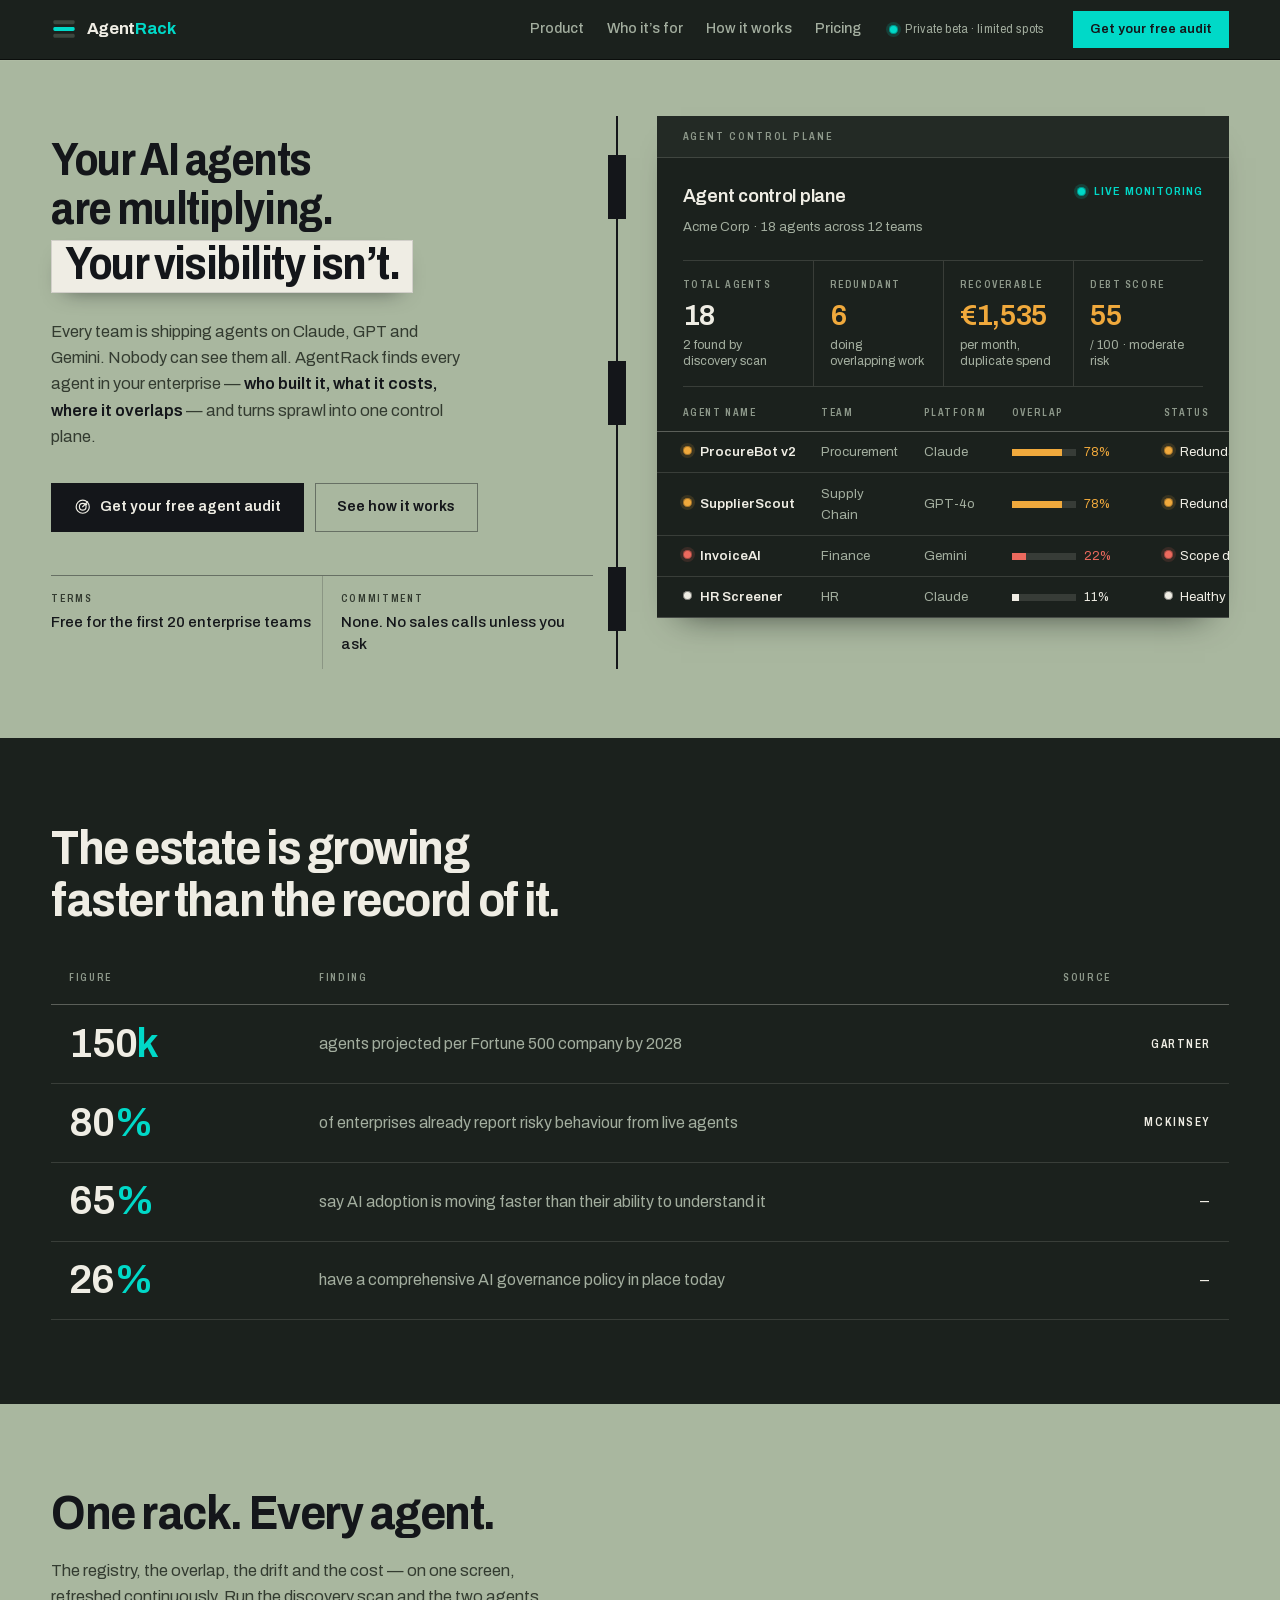
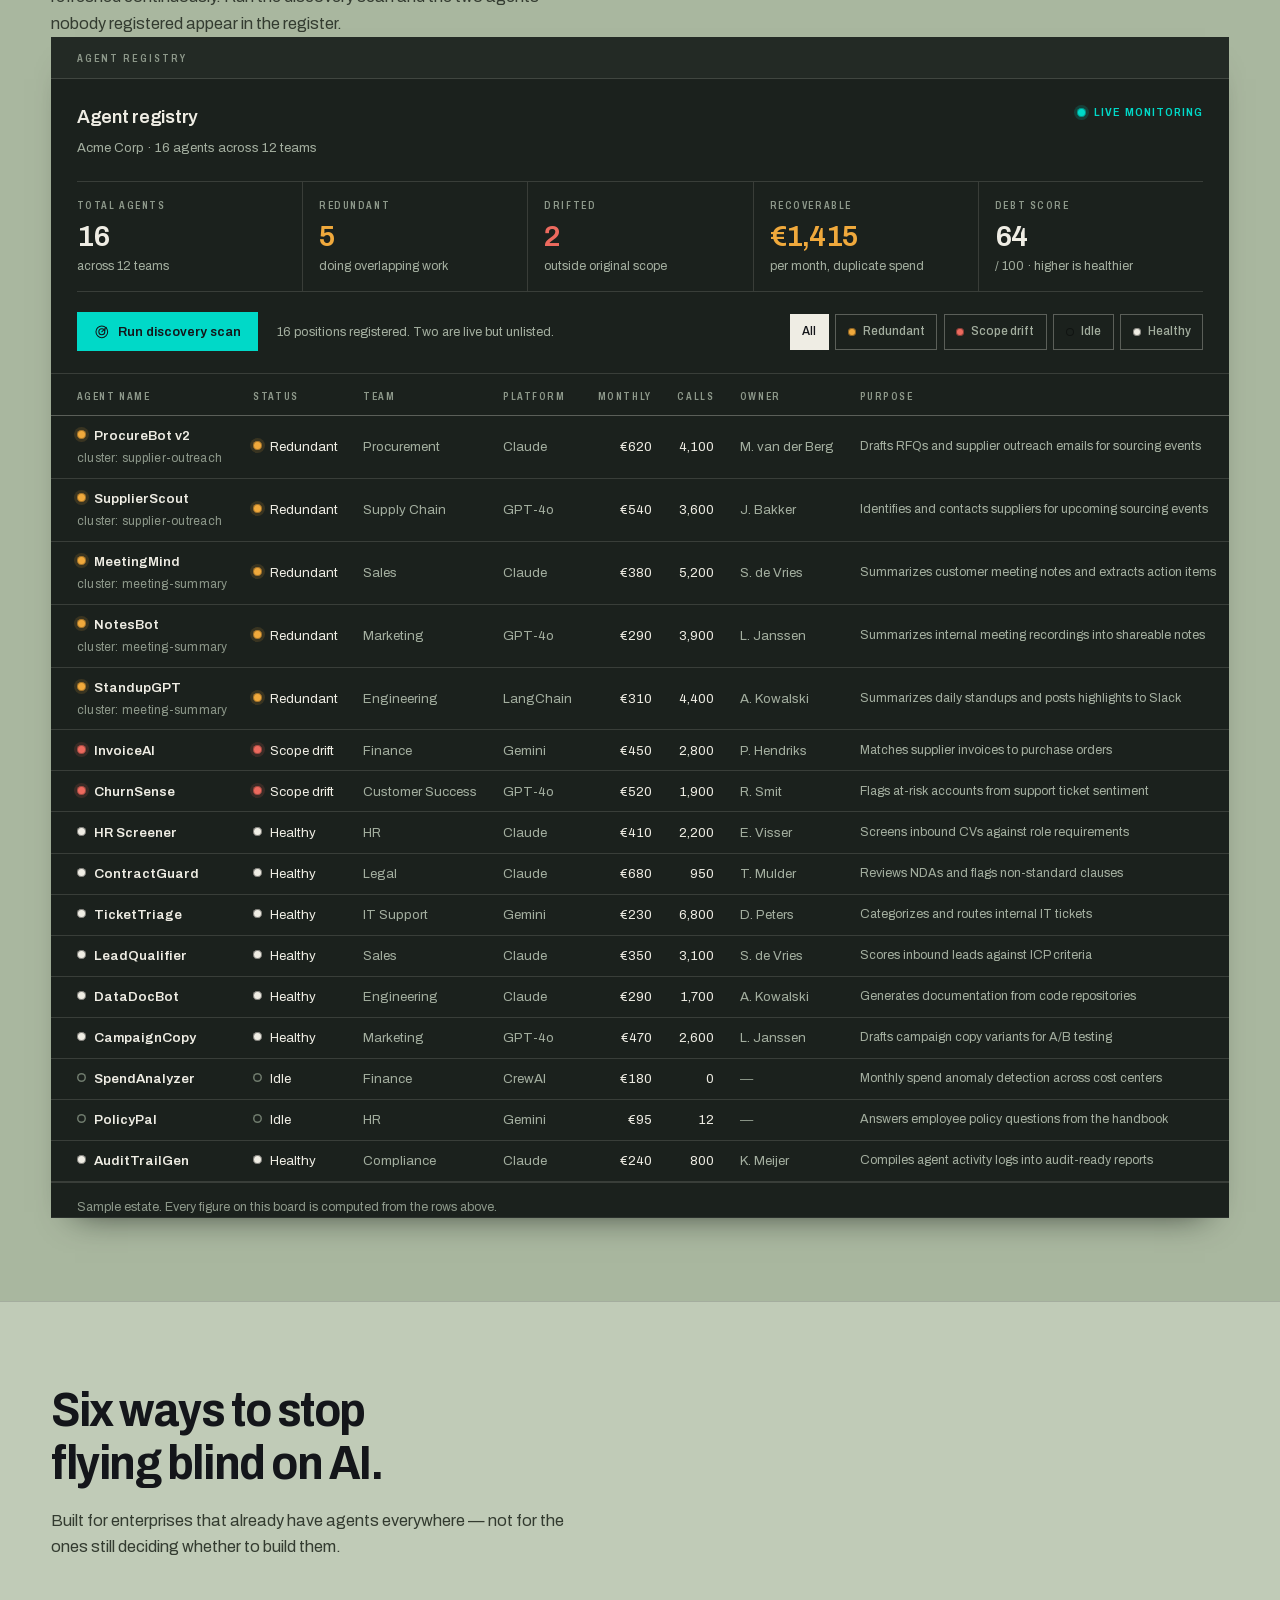
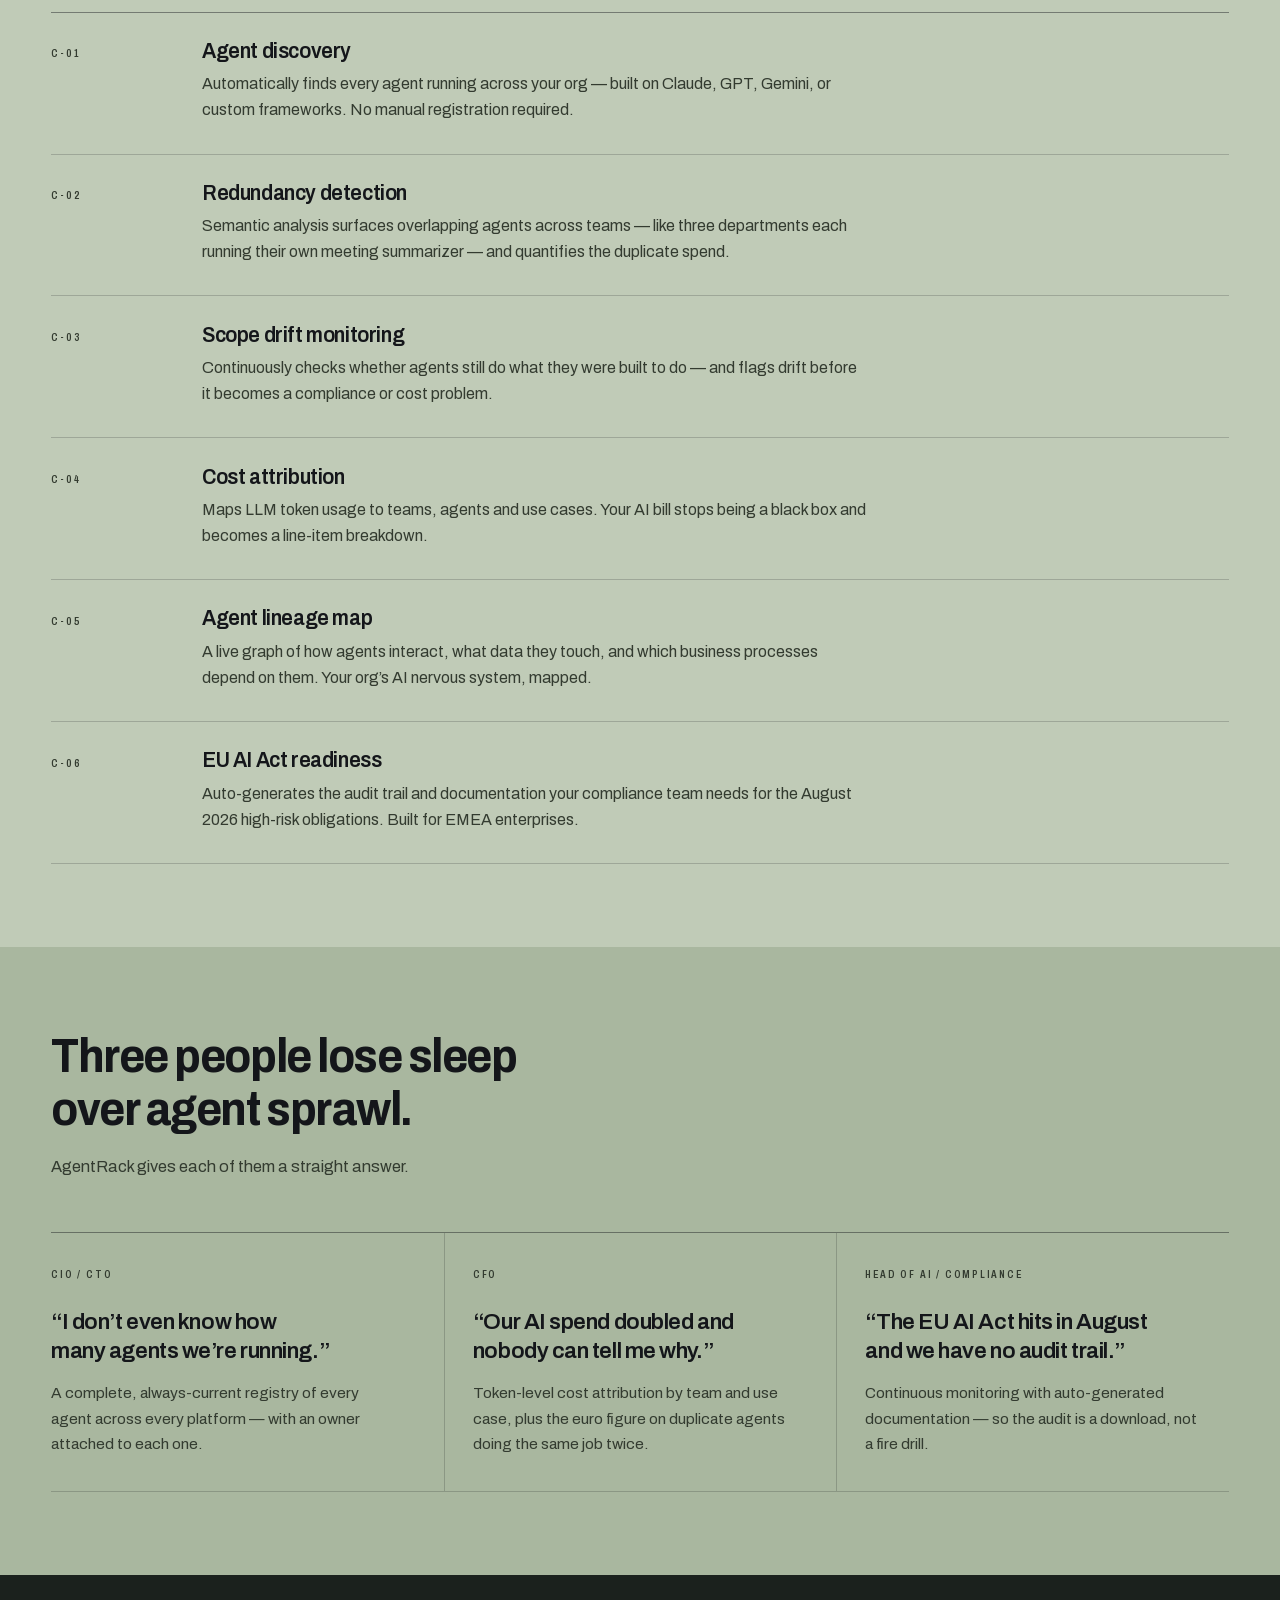
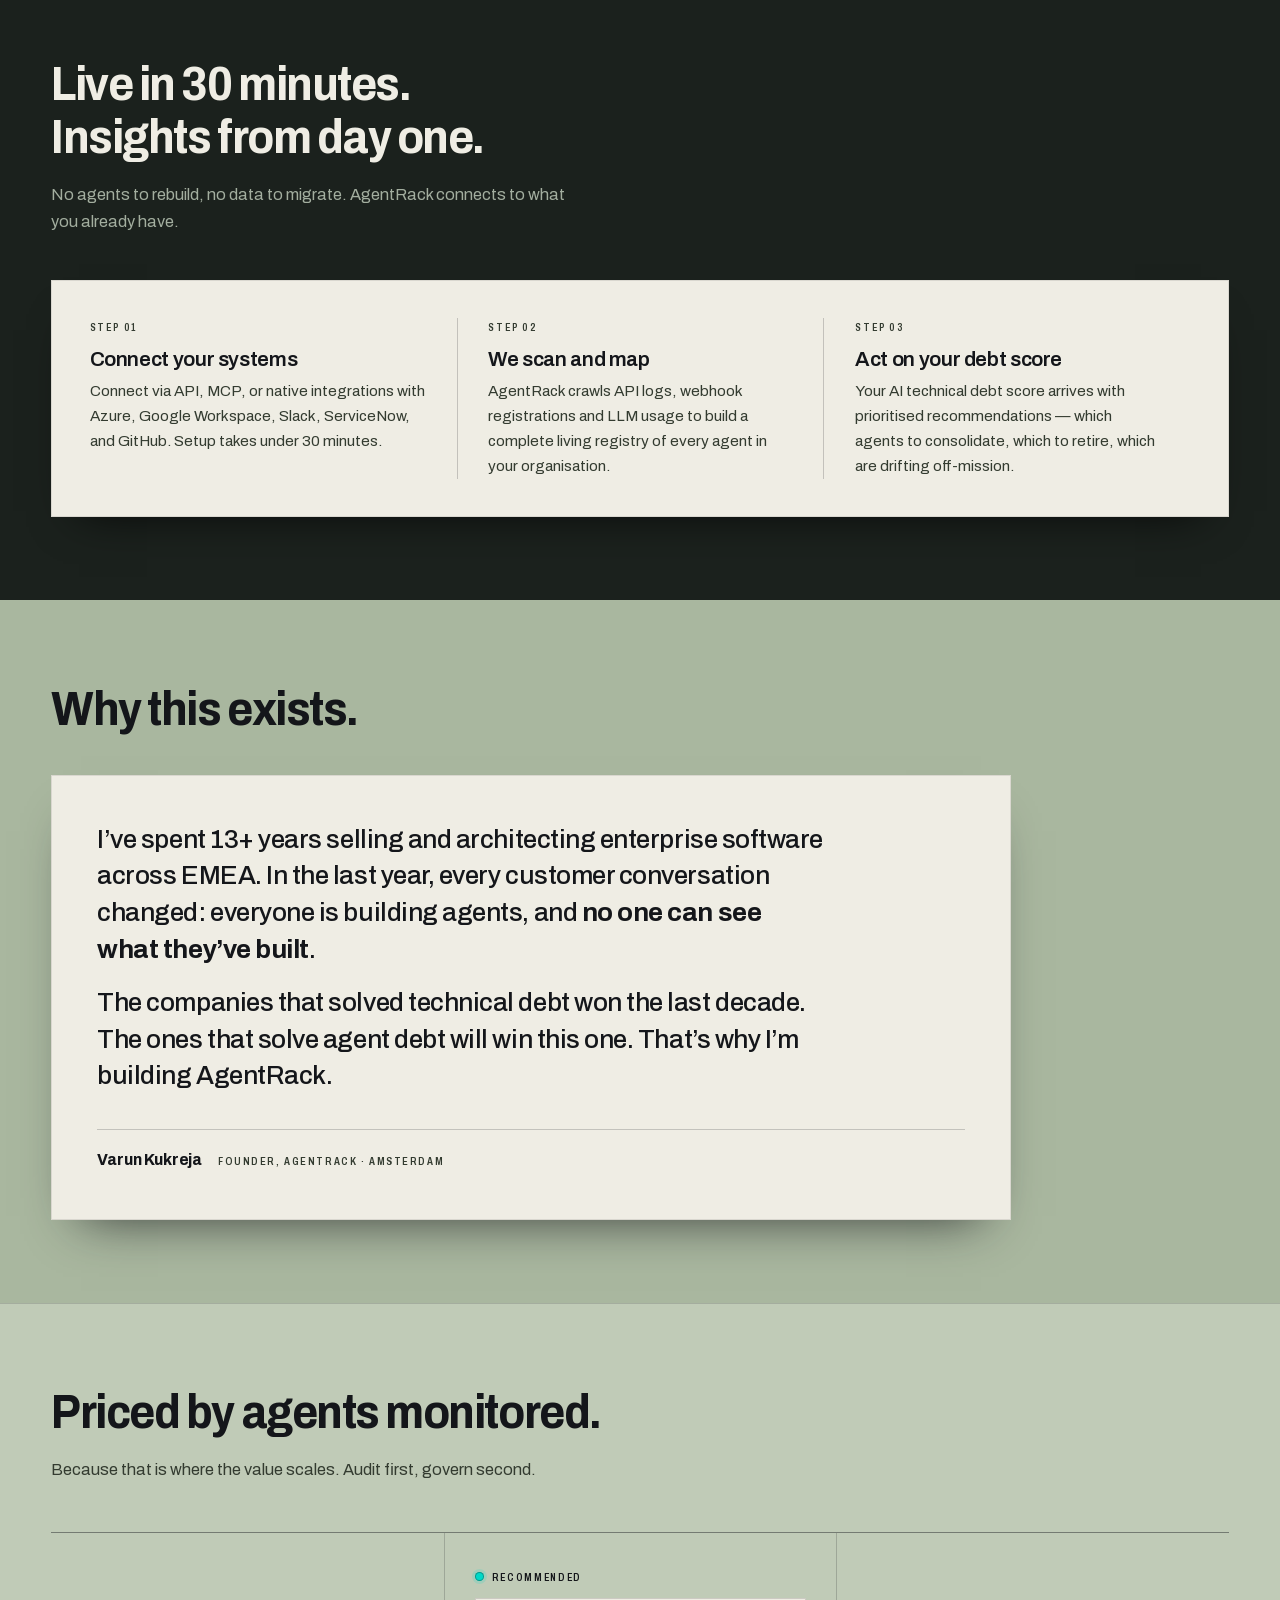
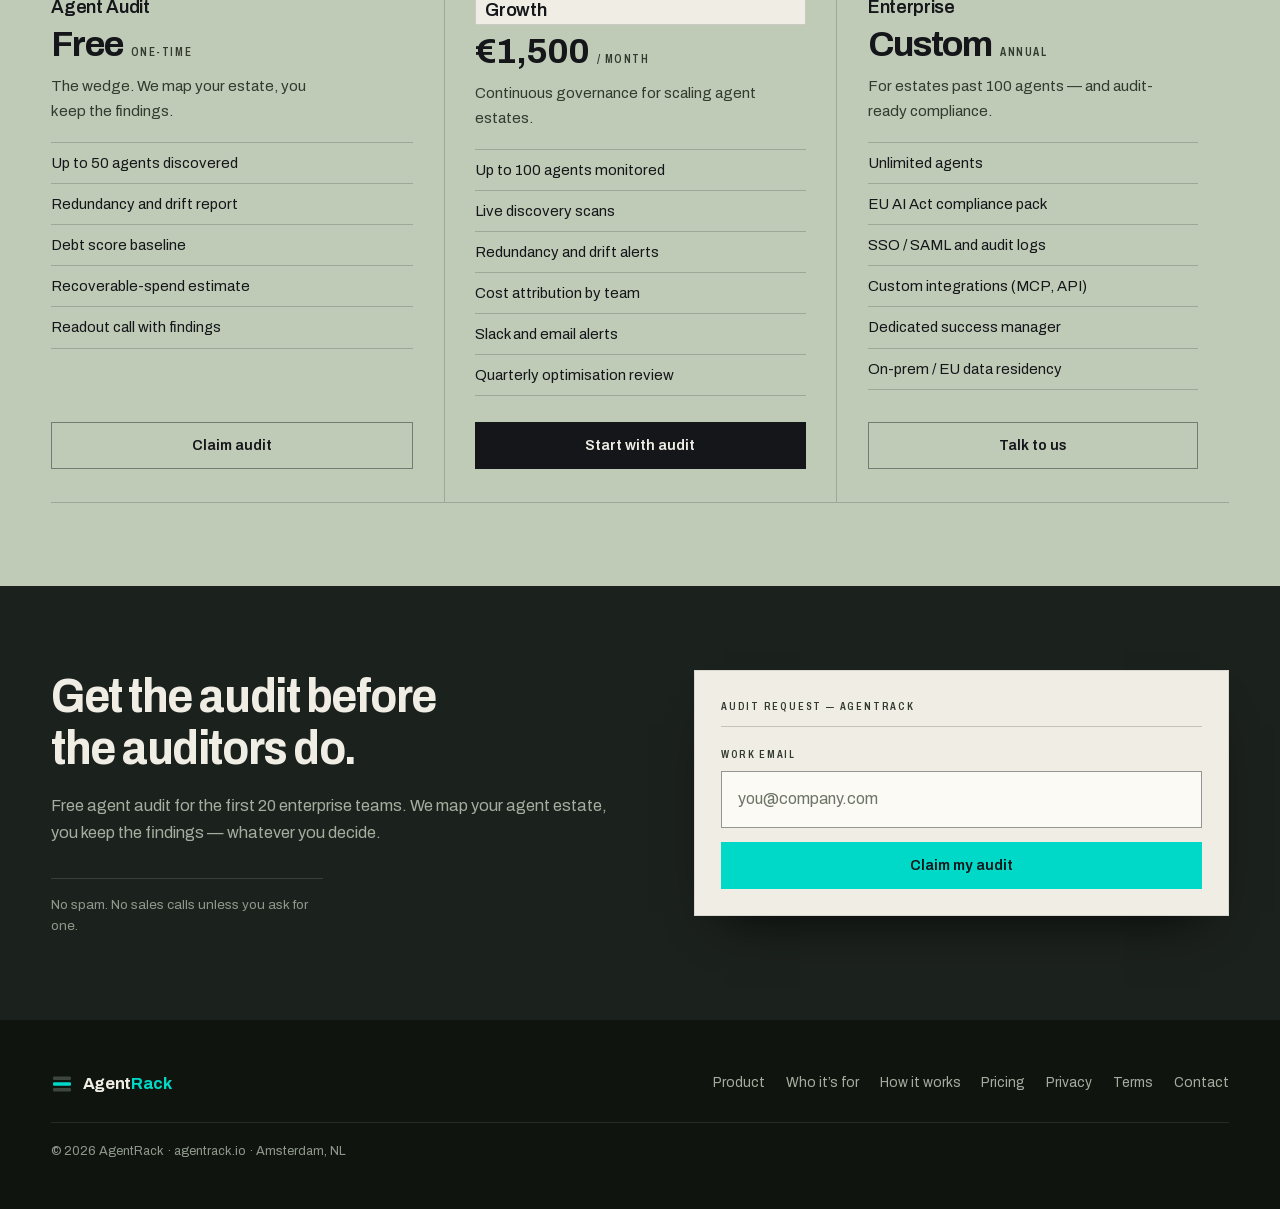
<file: index.html>
<!DOCTYPE html>
<html lang="en">
<head>
<meta charset="utf-8">
<meta name="viewport" content="width=device-width, initial-scale=1">
<title>AgentRack — See every AI agent in your enterprise</title>
<meta name="description" content="AgentRack finds every AI agent running across your enterprise — who built it, what it costs, where it overlaps — and turns sprawl into a single control plane.">
<meta name="theme-color" content="#A9B79F">
<meta property="og:title" content="AgentRack — Your AI agents are multiplying. Your visibility isn’t.">
<meta property="og:description" content="Discover, audit and optimise every AI agent across your organisation. Free agent audit for the first 20 enterprise teams.">
<meta property="og:type" content="website">
<meta property="og:url" content="https://www.agentrack.io/">
<link rel="icon" href="assets/mark.svg" type="image/svg+xml">
<link rel="preload" href="fonts/Archivo-var-latin.woff2" as="font" type="font/woff2" crossorigin>
<link rel="stylesheet" href="styles.css">
</head>
<body>
<a class="skip" href="#main">Skip to content</a>

<svg class="sprite" aria-hidden="true" focusable="false" xmlns="http://www.w3.org/2000/svg">
  <symbol id="i-radar" viewBox="0 0 24 24">
    <circle cx="12" cy="12" r="9"/><circle cx="12" cy="12" r="4.6"/>
    <path d="M12 12 18.6 5.4"/><rect x="16.4" y="8.2" width="1.7" height="1.7" fill="currentColor" stroke="none"/>
  </symbol>
  <symbol id="i-check" viewBox="0 0 24 24"><path d="M4 12.6 9.4 18 20 6.4"/></symbol>
  <symbol id="i-alert" viewBox="0 0 24 24">
    <path d="M12 3.6 21.2 19.8H2.8z"/><path d="M12 9.4v4.4"/>
    <rect x="11.15" y="16.4" width="1.7" height="1.7" fill="currentColor" stroke="none"/>
  </symbol>
  <symbol id="i-arrow" viewBox="0 0 24 24"><path d="M3.6 12h16"/><path d="M13.4 5.8 19.6 12l-6.2 6.2"/></symbol>
  <symbol id="i-trace" viewBox="0 0 24 24">
    <path d="M3.4 6.2h5.2a3.4 3.4 0 0 1 3.4 3.4v4.8a3.4 3.4 0 0 0 3.4 3.4h5.2"/>
    <path d="M3.4 17.8h4"/><path d="M16.6 6.2h4"/>
  </symbol>
</svg>

<header class="busbar">
  <div class="busbar__in">
    <a class="mark" href="#top" aria-label="AgentRack, back to top">
      <svg class="mark__glyph" viewBox="0 0 44 44" aria-hidden="true">
        <rect x="4" y="7" width="36" height="7" rx="2.5" class="bar-dim"/>
        <rect x="4" y="18.5" width="36" height="7" rx="2.5" class="bar-live"/>
        <rect x="4" y="30" width="36" height="7" rx="2.5" class="bar-dim"/>
      </svg>
      <span class="mark__word">Agent<span class="mark__r">Rack</span></span>
    </a>
    <p class="beta"><span class="lamp lamp--live" aria-hidden="true"></span>Private beta · limited spots</p>
    <a class="btn btn--teal btn--sm busbar__cta" href="#audit">Get your free audit</a>
    <button class="menubtn" type="button" id="menu-btn" aria-expanded="false" aria-controls="nav">
      <span class="menubtn__bars" aria-hidden="true"><i></i><i></i><i></i></span>
      <span class="menubtn__text">Menu</span>
    </button>
    <nav class="nav" id="nav" aria-label="Primary">
      <a href="#product">Product</a>
      <a href="#who">Who it’s for</a>
      <a href="#how">How it works</a>
      <a href="#pricing">Pricing</a>
      <a class="nav__cta" href="#audit">Get your free audit<span class="nav__nospan"> — free for the first 20 teams</span></a>
    </nav>
  </div>
</header>

<main id="main">

<section class="door" id="top">
  <div class="wrap door__grid">
    <div class="leaf">
      <h1 class="door__h1">Your AI agents are multiplying.<br><em>Your visibility isn’t.</em></h1>
      <p class="lede">Every team is shipping agents on Claude, GPT and Gemini. Nobody can see them all. AgentRack finds every agent in your enterprise — <strong>who built it, what it costs, where it overlaps</strong> — and turns sprawl into one control plane.</p>
      <div class="actions">
        <a class="btn btn--ink" href="#audit"><svg class="ico" aria-hidden="true"><use href="#i-radar"></use></svg>Get your free agent audit</a>
        <a class="btn btn--ghost" href="#how">See how it works</a>
      </div>
      <dl class="terms">
        <div><dt>Terms</dt><dd>Free for the first 20 enterprise teams</dd></div>
        <div><dt>Commitment</dt><dd>None. No sales calls unless you ask</dd></div>
      </dl>
    </div>

    <div class="hinge" aria-hidden="true"><i></i><i></i><i></i></div>

    <div class="interior">
      <div class="board board--hero">
        <p class="board__plate">agent control plane</p>
        <div class="board__head">
          <div>
            <p class="board__title">Agent control plane</p>
            <p class="board__meta">Acme Corp · 18 agents across 12 teams</p>
          </div>
          <p class="live"><span class="lamp lamp--live" aria-hidden="true"></span>Live monitoring</p>
        </div>
        <div class="readouts">
          <div class="readout"><p class="readout__k">Total agents</p><p class="readout__v">18</p><p class="readout__d">2 found by discovery scan</p></div>
          <div class="readout"><p class="readout__k">Redundant</p><p class="readout__v readout__v--warn">6</p><p class="readout__d">doing overlapping work</p></div>
          <div class="readout"><p class="readout__k">Recoverable</p><p class="readout__v readout__v--warn">€1,535</p><p class="readout__d">per month, duplicate spend</p></div>
          <div class="readout"><p class="readout__k">Debt score</p><p class="readout__v readout__v--warn">55</p><p class="readout__d">/ 100 · moderate risk</p></div>
        </div>
        <div class="tablewrap">
          <table class="registry registry--hero">
            <caption class="sr">Extract from the AgentRack registry: four agents from a twelve-team estate, with semantic overlap and current status.</caption>
            <thead>
              <tr><th scope="col">Agent name</th><th scope="col">Team</th><th scope="col">Platform</th><th scope="col">Overlap</th><th scope="col">Status</th></tr>
            </thead>
            <tbody>
              <tr>
                <th scope="row" class="c-agent" data-l="Agent"><span class="lamp lamp--warn" aria-hidden="true"></span>ProcureBot v2</th>
                <td class="c-quiet" data-l="Team">Procurement</td>
                <td class="c-quiet" data-l="Platform">Claude</td>
                <td class="c-overlap" data-l="Overlap"><span class="bar" role="img" aria-label="78 percent semantic overlap"><span class="bar__fill bar__fill--warn" style="--v:78%"></span></span><span class="pct pct--warn">78%</span></td>
                <td class="c-status" data-l="Status"><span class="lamp lamp--warn" aria-hidden="true"></span><span class="status">Redundant</span></th>
              </tr>
              <tr>
                <th scope="row" class="c-agent" data-l="Agent"><span class="lamp lamp--warn" aria-hidden="true"></span>SupplierScout</th>
                <td class="c-quiet" data-l="Team">Supply Chain</td>
                <td class="c-quiet" data-l="Platform">GPT-4o</td>
                <td class="c-overlap" data-l="Overlap"><span class="bar" role="img" aria-label="78 percent semantic overlap"><span class="bar__fill bar__fill--warn" style="--v:78%"></span></span><span class="pct pct--warn">78%</span></td>
                <td class="c-status" data-l="Status"><span class="lamp lamp--warn" aria-hidden="true"></span><span class="status">Redundant</span></th>
              </tr>
              <tr>
                <th scope="row" class="c-agent" data-l="Agent"><span class="lamp lamp--fault" aria-hidden="true"></span>InvoiceAI</th>
                <td class="c-quiet" data-l="Team">Finance</td>
                <td class="c-quiet" data-l="Platform">Gemini</td>
                <td class="c-overlap" data-l="Overlap"><span class="bar" role="img" aria-label="22 percent semantic overlap"><span class="bar__fill bar__fill--fault" style="--v:22%"></span></span><span class="pct pct--fault">22%</span></td>
                <td class="c-status" data-l="Status"><span class="lamp lamp--fault" aria-hidden="true"></span><span class="status">Scope drift</span></th>
              </tr>
              <tr>
                <th scope="row" class="c-agent" data-l="Agent"><span class="lamp lamp--ok" aria-hidden="true"></span>HR Screener</th>
                <td class="c-quiet" data-l="Team">HR</td>
                <td class="c-quiet" data-l="Platform">Claude</td>
                <td class="c-overlap" data-l="Overlap"><span class="bar" role="img" aria-label="11 percent semantic overlap"><span class="bar__fill bar__fill--none" style="--v:11%"></span></span><span class="pct pct--ok">11%</span></td>
                <td class="c-status" data-l="Status"><span class="lamp lamp--ok" aria-hidden="true"></span><span class="status">Healthy</span></th>
              </tr>
            </tbody>
          </table>
        </div>
      </div>
    </div>
  </div>
</section>

<section class="band band--plate" id="refs" aria-labelledby="refs-h">
  <div class="wrap">
    <h2 class="h2" id="refs-h">The estate is growing faster than the record of it.</h2>
    <div class="tablewrap">
      <table class="refs">
        <caption class="sr">Four published market findings. Where the original publication named no source, the source column is empty.</caption>
        <thead>
          <tr><th scope="col">Figure</th><th scope="col">Finding</th><th scope="col">Source</th></tr>
        </thead>
        <tbody>
          <tr><th scope="row" class="refs__fig">150<span>k</span></th><td>agents projected per Fortune 500 company by 2028</td><td class="refs__src">Gartner</td></tr>
          <tr><th scope="row" class="refs__fig">80<span>%</span></th><td>of enterprises already report risky behaviour from live agents</td><td class="refs__src">McKinsey</td></tr>
          <tr><th scope="row" class="refs__fig">65<span>%</span></th><td>say AI adoption is moving faster than their ability to understand it</td><td class="refs__src"><span aria-hidden="true">—</span><span class="sr">No source stated</span></td></tr>
          <tr><th scope="row" class="refs__fig">26<span>%</span></th><td>have a comprehensive AI governance policy in place today</td><td class="refs__src"><span aria-hidden="true">—</span><span class="sr">No source stated</span></td></tr>
        </tbody>
      </table>
    </div>
  </div>
</section>

<section class="band band--field" id="product" aria-labelledby="product-h">
  <div class="wrap">
    <h2 class="h2" id="product-h">One rack. Every agent.</h2>
    <p class="lede lede--narrow">The registry, the overlap, the drift and the cost — on one screen, refreshed continuously. Run the discovery scan and the two agents nobody registered appear in the register.</p>

    <div class="board" data-board>
      <p class="board__plate">agent registry</p>
      <div class="board__head">
        <div>
          <p class="board__title">Agent registry</p>
          <p class="board__meta">Acme Corp · <span data-estate>16 agents across 12 teams</span></p>
        </div>
        <p class="live"><span class="lamp lamp--live" aria-hidden="true"></span>Live monitoring</p>
      </div>

      <div class="readouts readouts--five">
        <div class="readout"><p class="readout__k">Total agents</p><p class="readout__v" data-k="total">16</p><p class="readout__d" data-k="total-note">across 12 teams</p></div>
        <div class="readout"><p class="readout__k">Redundant</p><p class="readout__v readout__v--warn" data-k="redundant">5</p><p class="readout__d">doing overlapping work</p></div>
        <div class="readout"><p class="readout__k">Drifted</p><p class="readout__v readout__v--fault" data-k="drifted">2</p><p class="readout__d">outside original scope</p></div>
        <div class="readout"><p class="readout__k">Recoverable</p><p class="readout__v readout__v--warn" data-k="waste">€1,415</p><p class="readout__d">per month, duplicate spend</p></div>
        <div class="readout"><p class="readout__k">Debt score</p><p class="readout__v" data-k="score">64</p><p class="readout__d">/ 100 · higher is healthier</p></div>
      </div>

      <div class="controls">
        <button class="btn btn--teal btn--sm" type="button" id="scan" aria-describedby="scan-note">
          <svg class="ico" aria-hidden="true"><use href="#i-radar"></use></svg><span id="scan-label">Run discovery scan</span>
        </button>
        <p class="controls__note" id="scan-note" role="status" aria-live="polite">16 positions registered. Two are live but unlisted.</p>
        <noscript><p class="controls__note">The discovery scan needs JavaScript. The register below lists the 16 agents that are registered; the two unregistered agents are not on it.</p></noscript>
        <div class="filters" role="group" aria-label="Filter the registry by status">
          <button type="button" class="chip" data-filter="all" aria-pressed="true">All</button>
          <button type="button" class="chip" data-filter="redundant" aria-pressed="false"><span class="lamp lamp--warn" aria-hidden="true"></span>Redundant</button>
          <button type="button" class="chip" data-filter="drift" aria-pressed="false"><span class="lamp lamp--fault" aria-hidden="true"></span>Scope drift</button>
          <button type="button" class="chip" data-filter="idle" aria-pressed="false"><span class="lamp lamp--off" aria-hidden="true"></span>Idle</button>
          <button type="button" class="chip" data-filter="healthy" aria-pressed="false"><span class="lamp lamp--ok" aria-hidden="true"></span>Healthy</button>
        </div>
      </div>

      <div class="tablewrap tablewrap--tall">
        <div class="tablewrap__inner">
          <svg class="trace" aria-hidden="true" focusable="false"></svg>
          <table class="registry" id="registry">
            <caption class="sr">The AgentRack registry for a sample estate: each agent with its status, team, platform, monthly cost, call volume, owner and purpose.</caption>
            <thead>
              <tr>
                <th scope="col">Agent name</th><th scope="col">Status</th><th scope="col">Team</th>
                <th scope="col">Platform</th><th scope="col" class="num">Monthly</th><th scope="col" class="num">Calls</th>
                <th scope="col">Owner</th><th scope="col">Purpose</th>
              </tr>
            </thead>
            <tbody>
            <tr data-status="redundant" data-shadow="0" data-cluster="supplier-outreach">
              <th scope="row" class="c-agent" data-l="Agent" tabindex="0"><span class="lamp lamp--warn" aria-hidden="true"></span><span class="agentname">ProcureBot v2</span><span class="sub">cluster: supplier-outreach</span></th>
              <td class="c-status" data-l="Status"><span class="lamp lamp--warn" aria-hidden="true"></span><span class="status">Redundant</span></td>
              <td class="c-quiet" data-l="Team">Procurement</td>
              <td class="c-quiet" data-l="Platform">Claude</td>
              <td class="num" data-l="Monthly">€620</td>
              <td class="num" data-l="Calls">4,100</td>
              <td class="c-quiet" data-l="Owner">M. van der Berg</td>
              <td class="c-purpose" data-l="Purpose">Drafts RFQs and supplier outreach emails for sourcing events</td>
            </tr>
            <tr data-status="redundant" data-shadow="0" data-cluster="supplier-outreach">
              <th scope="row" class="c-agent" data-l="Agent" tabindex="0"><span class="lamp lamp--warn" aria-hidden="true"></span><span class="agentname">SupplierScout</span><span class="sub">cluster: supplier-outreach</span></th>
              <td class="c-status" data-l="Status"><span class="lamp lamp--warn" aria-hidden="true"></span><span class="status">Redundant</span></td>
              <td class="c-quiet" data-l="Team">Supply Chain</td>
              <td class="c-quiet" data-l="Platform">GPT-4o</td>
              <td class="num" data-l="Monthly">€540</td>
              <td class="num" data-l="Calls">3,600</td>
              <td class="c-quiet" data-l="Owner">J. Bakker</td>
              <td class="c-purpose" data-l="Purpose">Identifies and contacts suppliers for upcoming sourcing events</td>
            </tr>
            <tr data-status="redundant" data-shadow="0" data-cluster="meeting-summary">
              <th scope="row" class="c-agent" data-l="Agent" tabindex="0"><span class="lamp lamp--warn" aria-hidden="true"></span><span class="agentname">MeetingMind</span><span class="sub">cluster: meeting-summary</span></th>
              <td class="c-status" data-l="Status"><span class="lamp lamp--warn" aria-hidden="true"></span><span class="status">Redundant</span></td>
              <td class="c-quiet" data-l="Team">Sales</td>
              <td class="c-quiet" data-l="Platform">Claude</td>
              <td class="num" data-l="Monthly">€380</td>
              <td class="num" data-l="Calls">5,200</td>
              <td class="c-quiet" data-l="Owner">S. de Vries</td>
              <td class="c-purpose" data-l="Purpose">Summarizes customer meeting notes and extracts action items</td>
            </tr>
            <tr data-status="redundant" data-shadow="0" data-cluster="meeting-summary">
              <th scope="row" class="c-agent" data-l="Agent" tabindex="0"><span class="lamp lamp--warn" aria-hidden="true"></span><span class="agentname">NotesBot</span><span class="sub">cluster: meeting-summary</span></th>
              <td class="c-status" data-l="Status"><span class="lamp lamp--warn" aria-hidden="true"></span><span class="status">Redundant</span></td>
              <td class="c-quiet" data-l="Team">Marketing</td>
              <td class="c-quiet" data-l="Platform">GPT-4o</td>
              <td class="num" data-l="Monthly">€290</td>
              <td class="num" data-l="Calls">3,900</td>
              <td class="c-quiet" data-l="Owner">L. Janssen</td>
              <td class="c-purpose" data-l="Purpose">Summarizes internal meeting recordings into shareable notes</td>
            </tr>
            <tr data-status="redundant" data-shadow="0" data-cluster="meeting-summary">
              <th scope="row" class="c-agent" data-l="Agent" tabindex="0"><span class="lamp lamp--warn" aria-hidden="true"></span><span class="agentname">StandupGPT</span><span class="sub">cluster: meeting-summary</span></th>
              <td class="c-status" data-l="Status"><span class="lamp lamp--warn" aria-hidden="true"></span><span class="status">Redundant</span></td>
              <td class="c-quiet" data-l="Team">Engineering</td>
              <td class="c-quiet" data-l="Platform">LangChain</td>
              <td class="num" data-l="Monthly">€310</td>
              <td class="num" data-l="Calls">4,400</td>
              <td class="c-quiet" data-l="Owner">A. Kowalski</td>
              <td class="c-purpose" data-l="Purpose">Summarizes daily standups and posts highlights to Slack</td>
            </tr>
            <tr data-status="drift" data-shadow="0">
              <th scope="row" class="c-agent" data-l="Agent"><span class="lamp lamp--fault" aria-hidden="true"></span><span class="agentname">InvoiceAI</span></th>
              <td class="c-status" data-l="Status"><span class="lamp lamp--fault" aria-hidden="true"></span><span class="status">Scope drift</span></td>
              <td class="c-quiet" data-l="Team">Finance</td>
              <td class="c-quiet" data-l="Platform">Gemini</td>
              <td class="num" data-l="Monthly">€450</td>
              <td class="num" data-l="Calls">2,800</td>
              <td class="c-quiet" data-l="Owner">P. Hendriks</td>
              <td class="c-purpose" data-l="Purpose">Matches supplier invoices to purchase orders</td>
            </tr>
            <tr data-status="drift" data-shadow="0">
              <th scope="row" class="c-agent" data-l="Agent"><span class="lamp lamp--fault" aria-hidden="true"></span><span class="agentname">ChurnSense</span></th>
              <td class="c-status" data-l="Status"><span class="lamp lamp--fault" aria-hidden="true"></span><span class="status">Scope drift</span></td>
              <td class="c-quiet" data-l="Team">Customer Success</td>
              <td class="c-quiet" data-l="Platform">GPT-4o</td>
              <td class="num" data-l="Monthly">€520</td>
              <td class="num" data-l="Calls">1,900</td>
              <td class="c-quiet" data-l="Owner">R. Smit</td>
              <td class="c-purpose" data-l="Purpose">Flags at-risk accounts from support ticket sentiment</td>
            </tr>
            <tr data-status="healthy" data-shadow="0">
              <th scope="row" class="c-agent" data-l="Agent"><span class="lamp lamp--ok" aria-hidden="true"></span><span class="agentname">HR Screener</span></th>
              <td class="c-status" data-l="Status"><span class="lamp lamp--ok" aria-hidden="true"></span><span class="status">Healthy</span></td>
              <td class="c-quiet" data-l="Team">HR</td>
              <td class="c-quiet" data-l="Platform">Claude</td>
              <td class="num" data-l="Monthly">€410</td>
              <td class="num" data-l="Calls">2,200</td>
              <td class="c-quiet" data-l="Owner">E. Visser</td>
              <td class="c-purpose" data-l="Purpose">Screens inbound CVs against role requirements</td>
            </tr>
            <tr data-status="healthy" data-shadow="0">
              <th scope="row" class="c-agent" data-l="Agent"><span class="lamp lamp--ok" aria-hidden="true"></span><span class="agentname">ContractGuard</span></th>
              <td class="c-status" data-l="Status"><span class="lamp lamp--ok" aria-hidden="true"></span><span class="status">Healthy</span></td>
              <td class="c-quiet" data-l="Team">Legal</td>
              <td class="c-quiet" data-l="Platform">Claude</td>
              <td class="num" data-l="Monthly">€680</td>
              <td class="num" data-l="Calls">950</td>
              <td class="c-quiet" data-l="Owner">T. Mulder</td>
              <td class="c-purpose" data-l="Purpose">Reviews NDAs and flags non-standard clauses</td>
            </tr>
            <tr data-status="healthy" data-shadow="0">
              <th scope="row" class="c-agent" data-l="Agent"><span class="lamp lamp--ok" aria-hidden="true"></span><span class="agentname">TicketTriage</span></th>
              <td class="c-status" data-l="Status"><span class="lamp lamp--ok" aria-hidden="true"></span><span class="status">Healthy</span></td>
              <td class="c-quiet" data-l="Team">IT Support</td>
              <td class="c-quiet" data-l="Platform">Gemini</td>
              <td class="num" data-l="Monthly">€230</td>
              <td class="num" data-l="Calls">6,800</td>
              <td class="c-quiet" data-l="Owner">D. Peters</td>
              <td class="c-purpose" data-l="Purpose">Categorizes and routes internal IT tickets</td>
            </tr>
            <tr data-status="healthy" data-shadow="0">
              <th scope="row" class="c-agent" data-l="Agent"><span class="lamp lamp--ok" aria-hidden="true"></span><span class="agentname">LeadQualifier</span></th>
              <td class="c-status" data-l="Status"><span class="lamp lamp--ok" aria-hidden="true"></span><span class="status">Healthy</span></td>
              <td class="c-quiet" data-l="Team">Sales</td>
              <td class="c-quiet" data-l="Platform">Claude</td>
              <td class="num" data-l="Monthly">€350</td>
              <td class="num" data-l="Calls">3,100</td>
              <td class="c-quiet" data-l="Owner">S. de Vries</td>
              <td class="c-purpose" data-l="Purpose">Scores inbound leads against ICP criteria</td>
            </tr>
            <tr data-status="healthy" data-shadow="0">
              <th scope="row" class="c-agent" data-l="Agent"><span class="lamp lamp--ok" aria-hidden="true"></span><span class="agentname">DataDocBot</span></th>
              <td class="c-status" data-l="Status"><span class="lamp lamp--ok" aria-hidden="true"></span><span class="status">Healthy</span></td>
              <td class="c-quiet" data-l="Team">Engineering</td>
              <td class="c-quiet" data-l="Platform">Claude</td>
              <td class="num" data-l="Monthly">€290</td>
              <td class="num" data-l="Calls">1,700</td>
              <td class="c-quiet" data-l="Owner">A. Kowalski</td>
              <td class="c-purpose" data-l="Purpose">Generates documentation from code repositories</td>
            </tr>
            <tr data-status="healthy" data-shadow="0">
              <th scope="row" class="c-agent" data-l="Agent"><span class="lamp lamp--ok" aria-hidden="true"></span><span class="agentname">CampaignCopy</span></th>
              <td class="c-status" data-l="Status"><span class="lamp lamp--ok" aria-hidden="true"></span><span class="status">Healthy</span></td>
              <td class="c-quiet" data-l="Team">Marketing</td>
              <td class="c-quiet" data-l="Platform">GPT-4o</td>
              <td class="num" data-l="Monthly">€470</td>
              <td class="num" data-l="Calls">2,600</td>
              <td class="c-quiet" data-l="Owner">L. Janssen</td>
              <td class="c-purpose" data-l="Purpose">Drafts campaign copy variants for A/B testing</td>
            </tr>
            <tr data-status="idle" data-shadow="0">
              <th scope="row" class="c-agent" data-l="Agent"><span class="lamp lamp--off" aria-hidden="true"></span><span class="agentname">SpendAnalyzer</span></th>
              <td class="c-status" data-l="Status"><span class="lamp lamp--off" aria-hidden="true"></span><span class="status">Idle</span></td>
              <td class="c-quiet" data-l="Team">Finance</td>
              <td class="c-quiet" data-l="Platform">CrewAI</td>
              <td class="num" data-l="Monthly">€180</td>
              <td class="num" data-l="Calls">0</td>
              <td class="c-quiet" data-l="Owner"><span class="unassigned">—<span class="sr"> unassigned</span></span></td>
              <td class="c-purpose" data-l="Purpose">Monthly spend anomaly detection across cost centers</td>
            </tr>
            <tr data-status="idle" data-shadow="0">
              <th scope="row" class="c-agent" data-l="Agent"><span class="lamp lamp--off" aria-hidden="true"></span><span class="agentname">PolicyPal</span></th>
              <td class="c-status" data-l="Status"><span class="lamp lamp--off" aria-hidden="true"></span><span class="status">Idle</span></td>
              <td class="c-quiet" data-l="Team">HR</td>
              <td class="c-quiet" data-l="Platform">Gemini</td>
              <td class="num" data-l="Monthly">€95</td>
              <td class="num" data-l="Calls">12</td>
              <td class="c-quiet" data-l="Owner"><span class="unassigned">—<span class="sr"> unassigned</span></span></td>
              <td class="c-purpose" data-l="Purpose">Answers employee policy questions from the handbook</td>
            </tr>
            <tr data-status="healthy" data-shadow="0">
              <th scope="row" class="c-agent" data-l="Agent"><span class="lamp lamp--ok" aria-hidden="true"></span><span class="agentname">AuditTrailGen</span></th>
              <td class="c-status" data-l="Status"><span class="lamp lamp--ok" aria-hidden="true"></span><span class="status">Healthy</span></td>
              <td class="c-quiet" data-l="Team">Compliance</td>
              <td class="c-quiet" data-l="Platform">Claude</td>
              <td class="num" data-l="Monthly">€240</td>
              <td class="num" data-l="Calls">800</td>
              <td class="c-quiet" data-l="Owner">K. Meijer</td>
              <td class="c-purpose" data-l="Purpose">Compiles agent activity logs into audit-ready reports</td>
            </tr>
            <tr data-status="drift" data-shadow="1" hidden>
              <th scope="row" class="c-agent" data-l="Agent"><span class="lamp lamp--fault" aria-hidden="true"></span><span class="agentname">QuoteWizard</span><span class="sub sub--warn">shadow agent · found via unregistered API key</span></th>
              <td class="c-status" data-l="Status"><span class="lamp lamp--fault" aria-hidden="true"></span><span class="status">Scope drift</span></td>
              <td class="c-quiet" data-l="Team">Sales</td>
              <td class="c-quiet" data-l="Platform">GPT-4o</td>
              <td class="num" data-l="Monthly">€340</td>
              <td class="num" data-l="Calls">1,400</td>
              <td class="c-quiet" data-l="Owner"><span class="unassigned">—<span class="sr"> unassigned</span></span></td>
              <td class="c-purpose" data-l="Purpose">Generates pricing quotes from CRM data — discovered via unregistered API key</td>
            </tr>
            <tr data-status="redundant" data-shadow="1" data-cluster="meeting-summary" hidden>
              <th scope="row" class="c-agent" data-l="Agent" tabindex="0"><span class="lamp lamp--warn" aria-hidden="true"></span><span class="agentname">SlackDigest</span><span class="sub">cluster: meeting-summary</span></th>
              <td class="c-status" data-l="Status"><span class="lamp lamp--warn" aria-hidden="true"></span><span class="status">Redundant</span></td>
              <td class="c-quiet" data-l="Team">Engineering</td>
              <td class="c-quiet" data-l="Platform">LangChain</td>
              <td class="num" data-l="Monthly">€120</td>
              <td class="num" data-l="Calls">2,900</td>
              <td class="c-quiet" data-l="Owner"><span class="unassigned">—<span class="sr"> unassigned</span></span></td>
              <td class="c-purpose" data-l="Purpose">Daily channel digests — discovered via webhook registration scan</td>
            </tr>
            </tbody>
          </table>
        </div>
      </div>
      <button class="morebtn" type="button" id="registry-more" aria-controls="registry">Show the other 12 agents</button>
      <p class="board__foot">Sample estate. Every figure on this board is computed from the rows above.</p>
    </div>
  </div>
</section>

<section class="band band--field-deep" aria-labelledby="caps-h">
  <div class="wrap">
    <h2 class="h2" id="caps-h">Six ways to stop flying blind on AI.</h2>
    <p class="lede lede--narrow">Built for enterprises that already have agents everywhere — not for the ones still deciding whether to build them.</p>
    <ul class="circuits">
        <li class="circuit">
          <p class="circuit__ref">C-01</p>
          <div class="circuit__body">
            <h3 class="circuit__name">Agent discovery</h3>
            <p>Automatically finds every agent running across your org — built on Claude, GPT, Gemini, or custom frameworks. No manual registration required.</p>
          </div>
        </li>
        <li class="circuit">
          <p class="circuit__ref">C-02</p>
          <div class="circuit__body">
            <h3 class="circuit__name">Redundancy detection</h3>
            <p>Semantic analysis surfaces overlapping agents across teams — like three departments each running their own meeting summarizer — and quantifies the duplicate spend.</p>
          </div>
        </li>
        <li class="circuit">
          <p class="circuit__ref">C-03</p>
          <div class="circuit__body">
            <h3 class="circuit__name">Scope drift monitoring</h3>
            <p>Continuously checks whether agents still do what they were built to do — and flags drift before it becomes a compliance or cost problem.</p>
          </div>
        </li>
        <li class="circuit">
          <p class="circuit__ref">C-04</p>
          <div class="circuit__body">
            <h3 class="circuit__name">Cost attribution</h3>
            <p>Maps LLM token usage to teams, agents and use cases. Your AI bill stops being a black box and becomes a line-item breakdown.</p>
          </div>
        </li>
        <li class="circuit">
          <p class="circuit__ref">C-05</p>
          <div class="circuit__body">
            <h3 class="circuit__name">Agent lineage map</h3>
            <p>A live graph of how agents interact, what data they touch, and which business processes depend on them. Your org’s AI nervous system, mapped.</p>
          </div>
        </li>
        <li class="circuit">
          <p class="circuit__ref">C-06</p>
          <div class="circuit__body">
            <h3 class="circuit__name">EU AI Act readiness</h3>
            <p>Auto-generates the audit trail and documentation your compliance team needs for the August 2026 high-risk obligations. Built for EMEA enterprises.</p>
          </div>
        </li>
    </ul>
  </div>
</section>

<section class="band band--field" id="who" aria-labelledby="who-h">
  <div class="wrap">
    <h2 class="h2" id="who-h">Three people lose sleep over agent sprawl.</h2>
    <p class="lede lede--narrow">AgentRack gives each of them a straight answer.</p>
    <ul class="roles">
      <li class="role">
        <p class="role__role">CIO / CTO</p>
        <p class="role__worry">“I don’t even know how many agents we’re running.”</p>
        <p class="role__answer">A complete, always-current registry of every agent across every platform — with an owner attached to each one.</p>
      </li>
      <li class="role">
        <p class="role__role">CFO</p>
        <p class="role__worry">“Our AI spend doubled and nobody can tell me why.”</p>
        <p class="role__answer">Token-level cost attribution by team and use case, plus the euro figure on duplicate agents doing the same job twice.</p>
      </li>
      <li class="role">
        <p class="role__role">Head of AI / Compliance</p>
        <p class="role__worry">“The EU AI Act hits in August and we have no audit trail.”</p>
        <p class="role__answer">Continuous monitoring with auto-generated documentation — so the audit is a download, not a fire drill.</p>
      </li>
    </ul>
  </div>
</section>

<section class="band band--plate" id="how" aria-labelledby="how-h">
  <div class="wrap">
    <h2 class="h2" id="how-h">Live in 30 minutes. Insights from day one.</h2>
    <p class="lede lede--narrow">No agents to rebuild, no data to migrate. AgentRack connects to what you already have.</p>
    <ol class="procedure">
      <li class="step">
        <p class="step__mark">Step 01</p>
        <h3 class="step__name">Connect your systems</h3>
        <p class="step__body">Connect via API, MCP, or native integrations with Azure, Google Workspace, Slack, ServiceNow, and GitHub. Setup takes under 30 minutes.</p>
      </li>
      <li class="step">
        <p class="step__mark">Step 02</p>
        <h3 class="step__name">We scan and map</h3>
        <p class="step__body">AgentRack crawls API logs, webhook registrations and LLM usage to build a complete living registry of every agent in your organisation.</p>
      </li>
      <li class="step">
        <p class="step__mark">Step 03</p>
        <h3 class="step__name">Act on your debt score</h3>
        <p class="step__body">Your AI technical debt score arrives with prioritised recommendations — which agents to consolidate, which to retire, which are drifting off-mission.</p>
      </li>
    </ol>
  </div>
</section>

<section class="band band--field" id="founder" aria-labelledby="founder-h">
  <div class="wrap">
    <h2 class="h2 h2--tight" id="founder-h">Why this exists.</h2>
    <figure class="nameplate">
      <blockquote class="nameplate__quote">
        <p>I’ve spent 13+ years selling and architecting enterprise software across EMEA. In the last year, every customer conversation changed: everyone is building agents, and <strong>no one can see what they’ve built</strong>.</p>
        <p>The companies that solved technical debt won the last decade. The ones that solve agent debt will win this one. That’s why I’m building AgentRack.</p>
      </blockquote>
      <figcaption class="nameplate__caption">
        <span class="nameplate__name">Varun Kukreja</span>
        <span class="nameplate__meta">Founder, AgentRack · Amsterdam</span>
      </figcaption>
    </figure>
  </div>
</section>

<section class="band band--field-deep" id="pricing" aria-labelledby="pricing-h">
  <div class="wrap">
    <h2 class="h2" id="pricing-h">Priced by agents monitored.</h2>
    <p class="lede lede--narrow">Because that is where the value scales. Audit first, govern second.</p>
    <div class="rates">
      <div class="rate">
        <p class="rate__flag" aria-hidden="true">&nbsp;</p>
        <h3 class="rate__name">Agent Audit</h3>
        <p class="rate__price">Free<span class="rate__period">one-time</span></p>
        <p class="rate__desc">The wedge. We map your estate, you keep the findings.</p>
        <ul class="rate__list">
          <li>Up to 50 agents discovered</li>
          <li>Redundancy and drift report</li>
          <li>Debt score baseline</li>
          <li>Recoverable-spend estimate</li>
          <li>Readout call with findings</li>
        </ul>
        <a class="btn btn--ghost btn--block" href="#audit">Claim audit</a>
      </div>
      <div class="rate rate--rec">
        <p class="rate__flag"><span class="lamp lamp--live" aria-hidden="true"></span>Recommended</p>
        <h3 class="rate__name">Growth</h3>
        <p class="rate__price">€1,500<span class="rate__period">/ month</span></p>
        <p class="rate__desc">Continuous governance for scaling agent estates.</p>
        <ul class="rate__list">
          <li>Up to 100 agents monitored</li>
          <li>Live discovery scans</li>
          <li>Redundancy and drift alerts</li>
          <li>Cost attribution by team</li>
          <li>Slack and email alerts</li>
          <li>Quarterly optimisation review</li>
        </ul>
        <a class="btn btn--ink btn--block" href="#audit">Start with audit</a>
      </div>
      <div class="rate">
        <p class="rate__flag" aria-hidden="true">&nbsp;</p>
        <h3 class="rate__name">Enterprise</h3>
        <p class="rate__price">Custom<span class="rate__period">annual</span></p>
        <p class="rate__desc">For estates past 100 agents — and audit-ready compliance.</p>
        <ul class="rate__list">
          <li>Unlimited agents</li>
          <li>EU AI Act compliance pack</li>
          <li>SSO / SAML and audit logs</li>
          <li>Custom integrations (MCP, API)</li>
          <li>Dedicated success manager</li>
          <li>On-prem / EU data residency</li>
        </ul>
        <a class="btn btn--ghost btn--block" href="mailto:hello@agentrack.io?subject=AgentRack%20Enterprise">Talk to us</a>
      </div>
    </div>
  </div>
</section>

<section class="band band--plate" id="audit" aria-labelledby="audit-h">
  <div class="wrap audit__grid">
    <div class="audit__intro">
      <h2 class="h2" id="audit-h">Get the audit before the auditors do.</h2>
      <p class="lede">Free agent audit for the first 20 enterprise teams. We map your agent estate, you keep the findings — whatever you decide.</p>
      <p class="audit__note">No spam. No sales calls unless you ask for one.</p>
    </div>
    <div class="slip">
      <p class="slip__head">Audit request — AgentRack</p>
      <form class="audit" id="audit-form" novalidate>
        <div class="field">
          <label class="field__label" for="email">Work email</label>
          <input class="field__input" type="email" id="email" name="email" placeholder="you@company.com" autocomplete="email" required aria-describedby="form-msg">
        </div>
        <button class="btn btn--teal btn--block" type="submit" id="audit-btn">Claim my audit</button>
      </form>
      <p class="audit__msg" id="form-msg" role="status" aria-live="polite"></p>
    </div>
  </div>
</section>
</main>

<footer class="footer">
  <div class="wrap footer__grid">
    <div class="footer__brand">
      <svg class="mark__glyph" viewBox="0 0 44 44" aria-hidden="true">
        <rect x="4" y="7" width="36" height="7" rx="2.5" class="bar-dim"/>
        <rect x="4" y="18.5" width="36" height="7" rx="2.5" class="bar-live"/>
        <rect x="4" y="30" width="36" height="7" rx="2.5" class="bar-dim"/>
      </svg>
      <span class="mark__word">Agent<span class="mark__r">Rack</span></span>
    </div>
    <nav class="footer__nav" aria-label="Footer">
      <a href="#product">Product</a>
      <a href="#who">Who it’s for</a>
      <a href="#how">How it works</a>
      <a href="#pricing">Pricing</a>
      <a href="privacy.html">Privacy</a>
      <a href="terms.html">Terms</a>
      <a href="mailto:hello@agentrack.io">Contact</a>
    </nav>
    <p class="footer__legal">© 2026 AgentRack · agentrack.io · Amsterdam, NL</p>
  </div>
</footer>

<script src="main.js" defer></script>
</body>
</html>
</file>
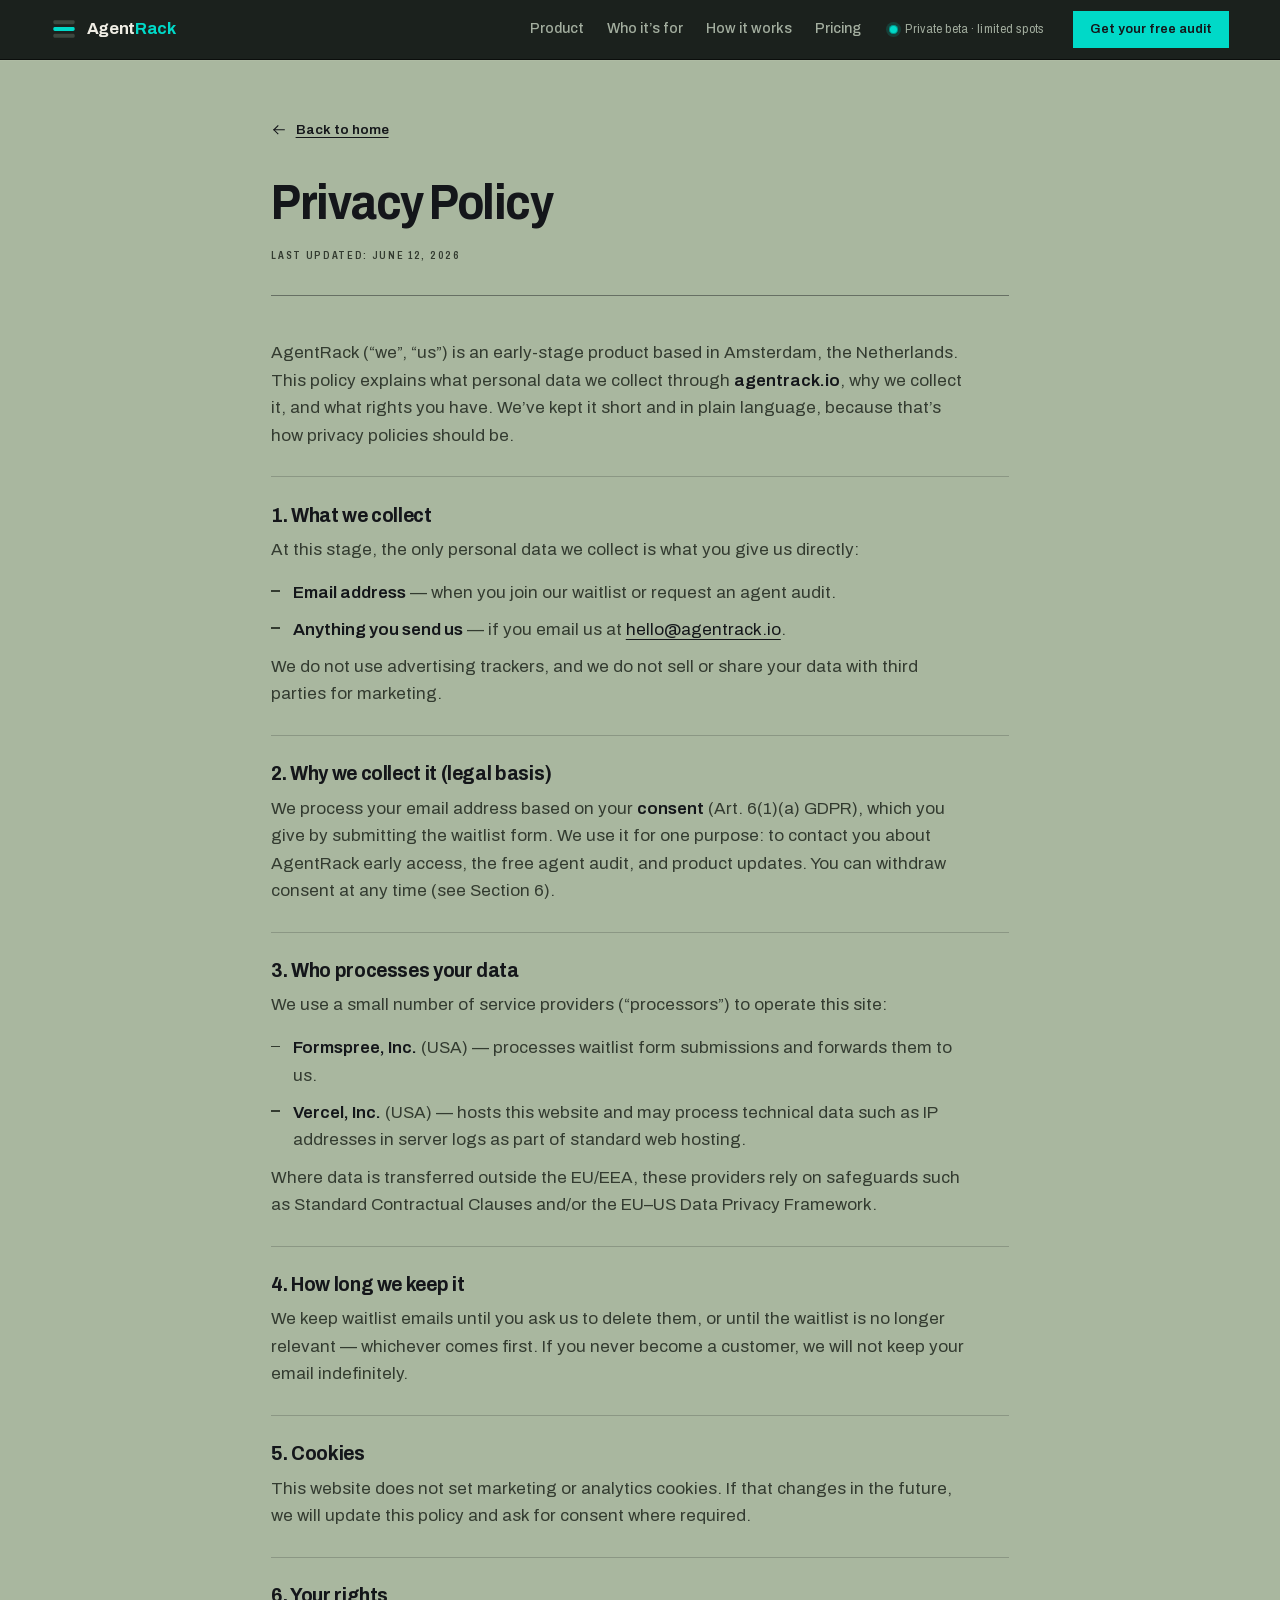
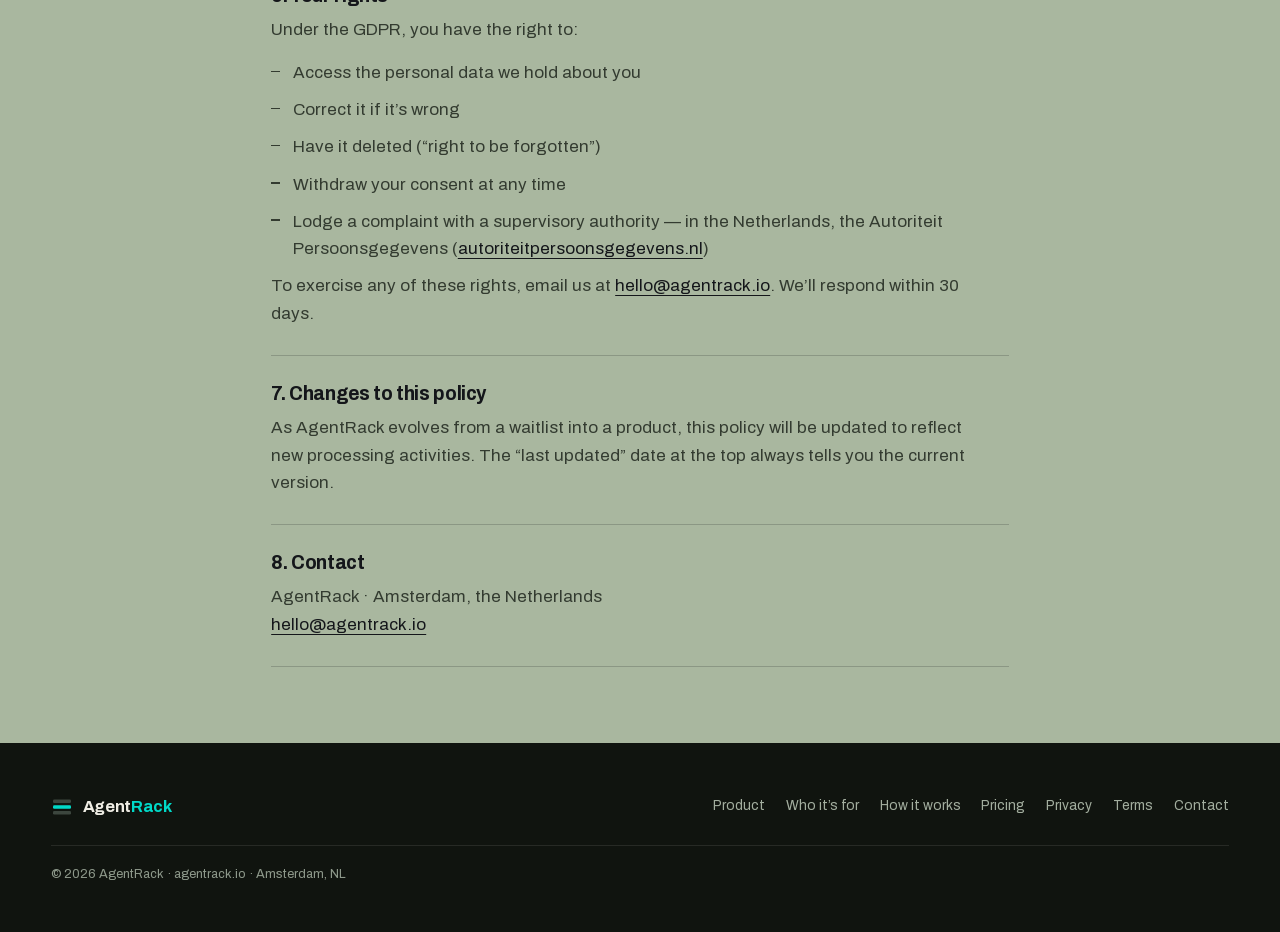
<file: privacy.html>
<!DOCTYPE html>
<html lang="en">
<head>
<meta charset="utf-8">
<meta name="viewport" content="width=device-width, initial-scale=1">
<title>Privacy Policy — AgentRack</title>
<meta name="description" content="How AgentRack handles personal data collected through agentrack.io.">
<meta name="theme-color" content="#A9B79F">
<link rel="icon" href="assets/mark.svg" type="image/svg+xml">
<link rel="preload" href="fonts/Archivo-var-latin.woff2" as="font" type="font/woff2" crossorigin>
<link rel="stylesheet" href="styles.css">
</head>
<body>
<a class="skip" href="#main">Skip to content</a>

<svg class="sprite" aria-hidden="true" focusable="false" xmlns="http://www.w3.org/2000/svg">
  <symbol id="i-arrow-back" viewBox="0 0 24 24"><path d="M20.4 12h-16"/><path d="M10.6 5.8 4.4 12l6.2 6.2"/></symbol>
</svg>

<header class="busbar">
  <div class="busbar__in">
    <a class="mark" href="index.html" aria-label="AgentRack, back to home">
      <svg class="mark__glyph" viewBox="0 0 44 44" aria-hidden="true">
        <rect x="4" y="7" width="36" height="7" rx="2.5" class="bar-dim"/>
        <rect x="4" y="18.5" width="36" height="7" rx="2.5" class="bar-live"/>
        <rect x="4" y="30" width="36" height="7" rx="2.5" class="bar-dim"/>
      </svg>
      <span class="mark__word">Agent<span class="mark__r">Rack</span></span>
    </a>
    <p class="beta"><span class="lamp lamp--live" aria-hidden="true"></span>Private beta · limited spots</p>
    <a class="btn btn--teal btn--sm busbar__cta" href="index.html#audit">Get your free audit</a>
    <button class="menubtn" type="button" id="menu-btn" aria-expanded="false" aria-controls="nav">
      <span class="menubtn__bars" aria-hidden="true"><i></i><i></i><i></i></span>
      <span class="menubtn__text">Menu</span>
    </button>
    <nav class="nav" id="nav" aria-label="Primary">
      <a href="index.html#product">Product</a>
      <a href="index.html#who">Who it’s for</a>
      <a href="index.html#how">How it works</a>
      <a href="index.html#pricing">Pricing</a>
      <a class="nav__cta" href="index.html#audit">Get your free audit<span class="nav__nospan"> — free for the first 20 teams</span></a>
    </nav>
  </div>
</header>

<main id="main" class="doc">
  <div class="wrap wrap--narrow">
    <a class="doc__back" href="index.html"><svg class="ico" aria-hidden="true"><use href="#i-arrow-back"></use></svg>Back to home</a>
    <div class="doc__head">
      <h1 class="doc__h1">Privacy Policy</h1>
      <p class="doc__stamp">Last updated: June 12, 2026</p>
    </div>

    <section>
      <p>AgentRack (“we”, “us”) is an early-stage product based in Amsterdam, the Netherlands. This policy explains what personal data we collect through <strong>agentrack.io</strong>, why we collect it, and what rights you have. We’ve kept it short and in plain language, because that’s how privacy policies should be.</p>
    </section>
    <section>
      <h2>1. What we collect</h2>
      <p>At this stage, the only personal data we collect is what you give us directly:</p>
      <ul>
        <li><strong>Email address</strong> — when you join our waitlist or request an agent audit.</li>
        <li><strong>Anything you send us</strong> — if you email us at <a href="mailto:hello@agentrack.io">hello@agentrack.io</a>.</li>
      </ul>
      <p>We do not use advertising trackers, and we do not sell or share your data with third parties for marketing.</p>
    </section>
    <section>
      <h2>2. Why we collect it (legal basis)</h2>
      <p>We process your email address based on your <strong>consent</strong> (Art. 6(1)(a) GDPR), which you give by submitting the waitlist form. We use it for one purpose: to contact you about AgentRack early access, the free agent audit, and product updates. You can withdraw consent at any time (see Section 6).</p>
    </section>
    <section>
      <h2>3. Who processes your data</h2>
      <p>We use a small number of service providers (“processors”) to operate this site:</p>
      <ul>
        <li><strong>Formspree, Inc.</strong> (USA) — processes waitlist form submissions and forwards them to us.</li>
        <li><strong>Vercel, Inc.</strong> (USA) — hosts this website and may process technical data such as IP addresses in server logs as part of standard web hosting.</li>
      </ul>
      <p>Where data is transferred outside the EU/EEA, these providers rely on safeguards such as Standard Contractual Clauses and/or the EU–US Data Privacy Framework.</p>
    </section>
    <section>
      <h2>4. How long we keep it</h2>
      <p>We keep waitlist emails until you ask us to delete them, or until the waitlist is no longer relevant — whichever comes first. If you never become a customer, we will not keep your email indefinitely.</p>
    </section>
    <section>
      <h2>5. Cookies</h2>
      <p>This website does not set marketing or analytics cookies. If that changes in the future, we will update this policy and ask for consent where required.</p>
    </section>
    <section>
      <h2>6. Your rights</h2>
      <p>Under the GDPR, you have the right to:</p>
      <ul>
        <li>Access the personal data we hold about you</li>
        <li>Correct it if it’s wrong</li>
        <li>Have it deleted (“right to be forgotten”)</li>
        <li>Withdraw your consent at any time</li>
        <li>Lodge a complaint with a supervisory authority — in the Netherlands, the Autoriteit Persoonsgegevens (<a href="https://www.autoriteitpersoonsgegevens.nl" rel="noopener">autoriteitpersoonsgegevens.nl</a>)</li>
      </ul>
      <p>To exercise any of these rights, email us at <a href="mailto:hello@agentrack.io">hello@agentrack.io</a>. We’ll respond within 30 days.</p>
    </section>
    <section>
      <h2>7. Changes to this policy</h2>
      <p>As AgentRack evolves from a waitlist into a product, this policy will be updated to reflect new processing activities. The “last updated” date at the top always tells you the current version.</p>
    </section>
    <section>
      <h2>8. Contact</h2>
      <p>AgentRack · Amsterdam, the Netherlands<br><a href="mailto:hello@agentrack.io">hello@agentrack.io</a></p>
    </section>
  </div>
</main>

<footer class="footer">
  <div class="wrap footer__grid">
    <div class="footer__brand">
      <svg class="mark__glyph" viewBox="0 0 44 44" aria-hidden="true">
        <rect x="4" y="7" width="36" height="7" rx="2.5" class="bar-dim"/>
        <rect x="4" y="18.5" width="36" height="7" rx="2.5" class="bar-live"/>
        <rect x="4" y="30" width="36" height="7" rx="2.5" class="bar-dim"/>
      </svg>
      <span class="mark__word">Agent<span class="mark__r">Rack</span></span>
    </div>
    <nav class="footer__nav" aria-label="Footer">
      <a href="index.html#product">Product</a>
      <a href="index.html#who">Who it’s for</a>
      <a href="index.html#how">How it works</a>
      <a href="index.html#pricing">Pricing</a>
      <a href="privacy.html">Privacy</a>
      <a href="terms.html">Terms</a>
      <a href="mailto:hello@agentrack.io">Contact</a>
    </nav>
    <p class="footer__legal">© 2026 AgentRack · agentrack.io · Amsterdam, NL</p>
  </div>
</footer>

<script src="main.js" defer></script>
</body>
</html>
</file>
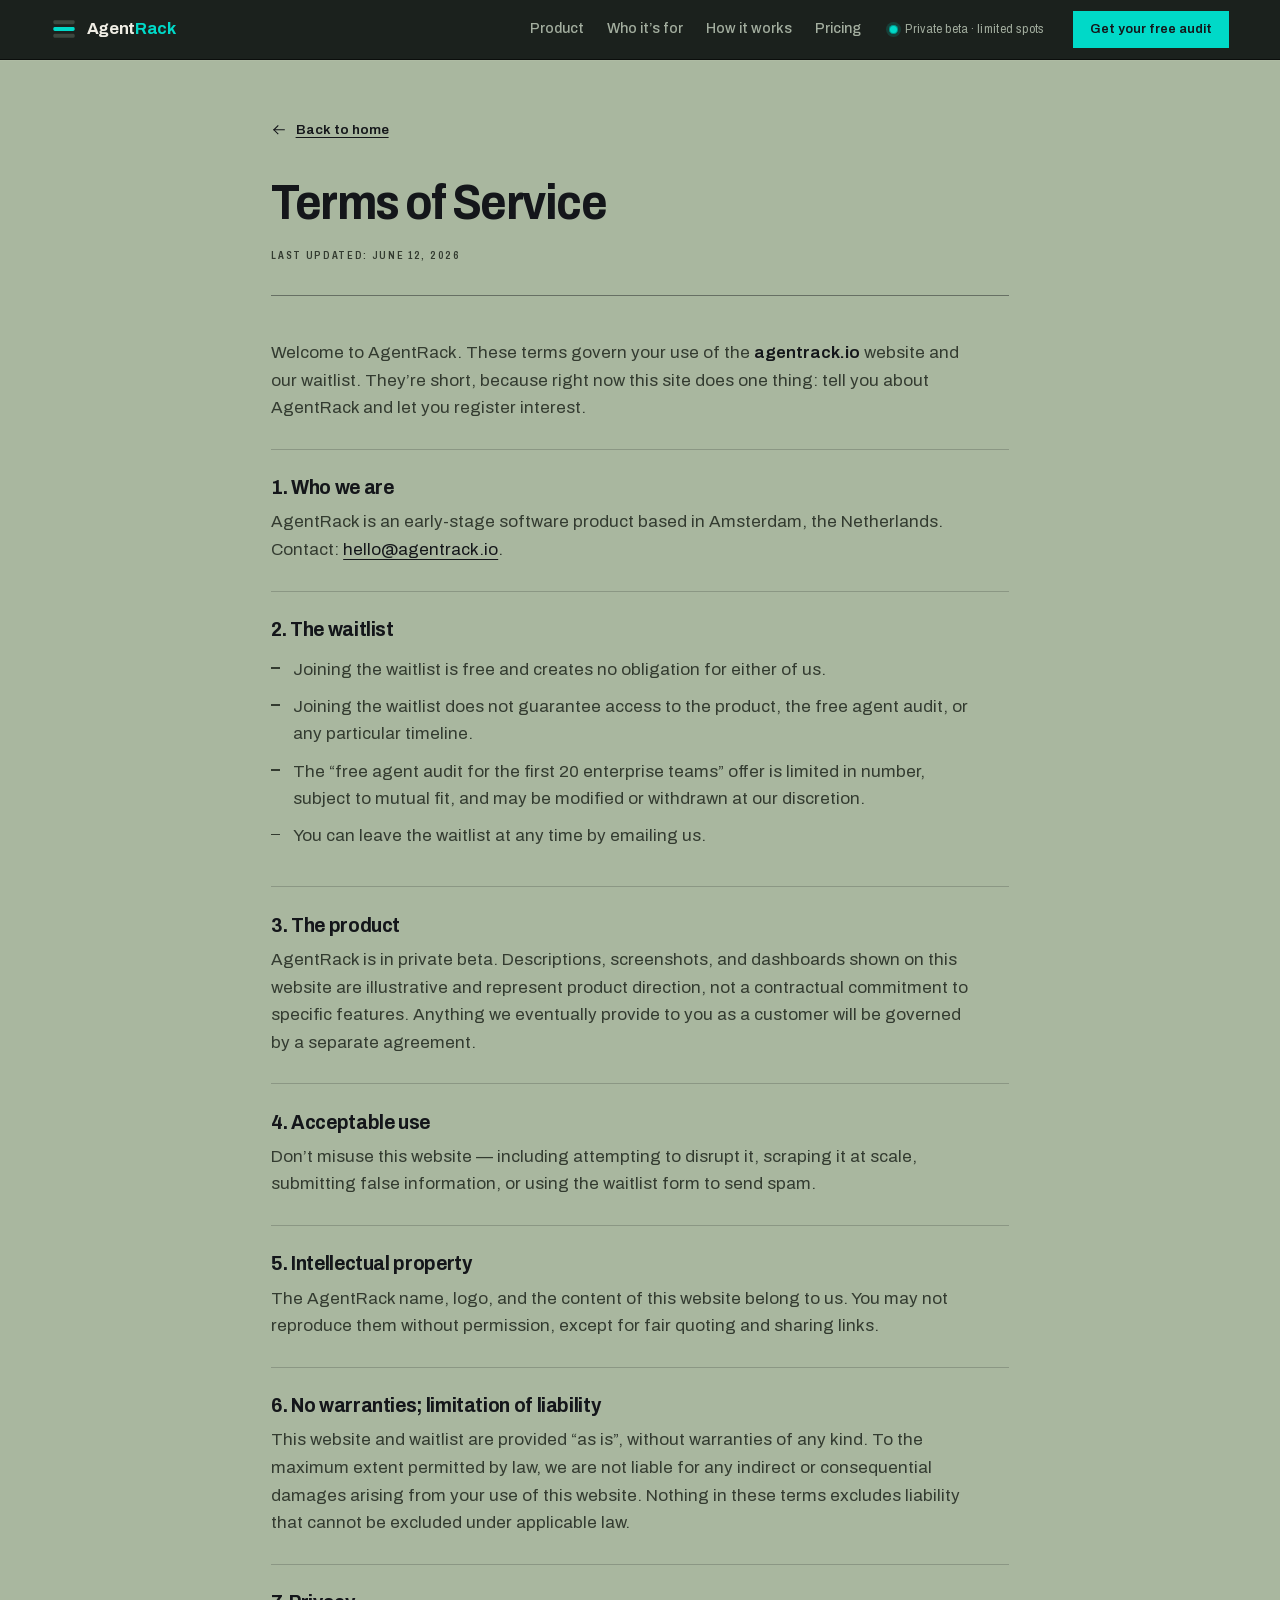
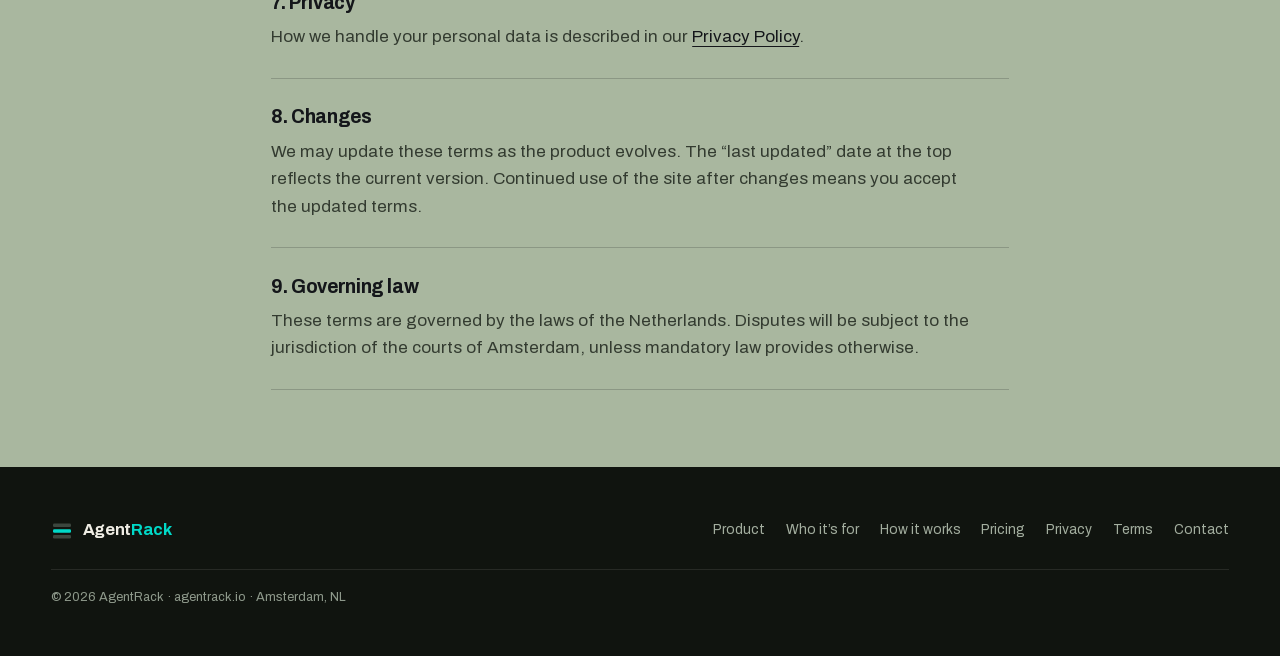
<file: terms.html>
<!DOCTYPE html>
<html lang="en">
<head>
<meta charset="utf-8">
<meta name="viewport" content="width=device-width, initial-scale=1">
<title>Terms of Service — AgentRack</title>
<meta name="description" content="The terms governing use of the agentrack.io website and waitlist.">
<meta name="theme-color" content="#A9B79F">
<link rel="icon" href="assets/mark.svg" type="image/svg+xml">
<link rel="preload" href="fonts/Archivo-var-latin.woff2" as="font" type="font/woff2" crossorigin>
<link rel="stylesheet" href="styles.css">
</head>
<body>
<a class="skip" href="#main">Skip to content</a>

<svg class="sprite" aria-hidden="true" focusable="false" xmlns="http://www.w3.org/2000/svg">
  <symbol id="i-arrow-back" viewBox="0 0 24 24"><path d="M20.4 12h-16"/><path d="M10.6 5.8 4.4 12l6.2 6.2"/></symbol>
</svg>

<header class="busbar">
  <div class="busbar__in">
    <a class="mark" href="index.html" aria-label="AgentRack, back to home">
      <svg class="mark__glyph" viewBox="0 0 44 44" aria-hidden="true">
        <rect x="4" y="7" width="36" height="7" rx="2.5" class="bar-dim"/>
        <rect x="4" y="18.5" width="36" height="7" rx="2.5" class="bar-live"/>
        <rect x="4" y="30" width="36" height="7" rx="2.5" class="bar-dim"/>
      </svg>
      <span class="mark__word">Agent<span class="mark__r">Rack</span></span>
    </a>
    <p class="beta"><span class="lamp lamp--live" aria-hidden="true"></span>Private beta · limited spots</p>
    <a class="btn btn--teal btn--sm busbar__cta" href="index.html#audit">Get your free audit</a>
    <button class="menubtn" type="button" id="menu-btn" aria-expanded="false" aria-controls="nav">
      <span class="menubtn__bars" aria-hidden="true"><i></i><i></i><i></i></span>
      <span class="menubtn__text">Menu</span>
    </button>
    <nav class="nav" id="nav" aria-label="Primary">
      <a href="index.html#product">Product</a>
      <a href="index.html#who">Who it’s for</a>
      <a href="index.html#how">How it works</a>
      <a href="index.html#pricing">Pricing</a>
      <a class="nav__cta" href="index.html#audit">Get your free audit<span class="nav__nospan"> — free for the first 20 teams</span></a>
    </nav>
  </div>
</header>

<main id="main" class="doc">
  <div class="wrap wrap--narrow">
    <a class="doc__back" href="index.html"><svg class="ico" aria-hidden="true"><use href="#i-arrow-back"></use></svg>Back to home</a>
    <div class="doc__head">
      <h1 class="doc__h1">Terms of Service</h1>
      <p class="doc__stamp">Last updated: June 12, 2026</p>
    </div>

    <section>
      <p>Welcome to AgentRack. These terms govern your use of the <strong>agentrack.io</strong> website and our waitlist. They’re short, because right now this site does one thing: tell you about AgentRack and let you register interest.</p>
    </section>
    <section>
      <h2>1. Who we are</h2>
      <p>AgentRack is an early-stage software product based in Amsterdam, the Netherlands. Contact: <a href="mailto:hello@agentrack.io">hello@agentrack.io</a>.</p>
    </section>
    <section>
      <h2>2. The waitlist</h2>
      <ul>
        <li>Joining the waitlist is free and creates no obligation for either of us.</li>
        <li>Joining the waitlist does not guarantee access to the product, the free agent audit, or any particular timeline.</li>
        <li>The “free agent audit for the first 20 enterprise teams” offer is limited in number, subject to mutual fit, and may be modified or withdrawn at our discretion.</li>
        <li>You can leave the waitlist at any time by emailing us.</li>
      </ul>
    </section>
    <section>
      <h2>3. The product</h2>
      <p>AgentRack is in private beta. Descriptions, screenshots, and dashboards shown on this website are illustrative and represent product direction, not a contractual commitment to specific features. Anything we eventually provide to you as a customer will be governed by a separate agreement.</p>
    </section>
    <section>
      <h2>4. Acceptable use</h2>
      <p>Don’t misuse this website — including attempting to disrupt it, scraping it at scale, submitting false information, or using the waitlist form to send spam.</p>
    </section>
    <section>
      <h2>5. Intellectual property</h2>
      <p>The AgentRack name, logo, and the content of this website belong to us. You may not reproduce them without permission, except for fair quoting and sharing links.</p>
    </section>
    <section>
      <h2>6. No warranties; limitation of liability</h2>
      <p>This website and waitlist are provided “as is”, without warranties of any kind. To the maximum extent permitted by law, we are not liable for any indirect or consequential damages arising from your use of this website. Nothing in these terms excludes liability that cannot be excluded under applicable law.</p>
    </section>
    <section>
      <h2>7. Privacy</h2>
      <p>How we handle your personal data is described in our <a href="privacy.html">Privacy Policy</a>.</p>
    </section>
    <section>
      <h2>8. Changes</h2>
      <p>We may update these terms as the product evolves. The “last updated” date at the top reflects the current version. Continued use of the site after changes means you accept the updated terms.</p>
    </section>
    <section>
      <h2>9. Governing law</h2>
      <p>These terms are governed by the laws of the Netherlands. Disputes will be subject to the jurisdiction of the courts of Amsterdam, unless mandatory law provides otherwise.</p>
    </section>
  </div>
</main>

<footer class="footer">
  <div class="wrap footer__grid">
    <div class="footer__brand">
      <svg class="mark__glyph" viewBox="0 0 44 44" aria-hidden="true">
        <rect x="4" y="7" width="36" height="7" rx="2.5" class="bar-dim"/>
        <rect x="4" y="18.5" width="36" height="7" rx="2.5" class="bar-live"/>
        <rect x="4" y="30" width="36" height="7" rx="2.5" class="bar-dim"/>
      </svg>
      <span class="mark__word">Agent<span class="mark__r">Rack</span></span>
    </div>
    <nav class="footer__nav" aria-label="Footer">
      <a href="index.html#product">Product</a>
      <a href="index.html#who">Who it’s for</a>
      <a href="index.html#how">How it works</a>
      <a href="index.html#pricing">Pricing</a>
      <a href="privacy.html">Privacy</a>
      <a href="terms.html">Terms</a>
      <a href="mailto:hello@agentrack.io">Contact</a>
    </nav>
    <p class="footer__legal">© 2026 AgentRack · agentrack.io · Amsterdam, NL</p>
  </div>
</footer>

<script src="main.js" defer></script>
</body>
</html>
</file>
<file: styles.css>
/* ==========================================================================
   AgentRack — the distribution board and its schedule
   DESIGN.md is the reference. Tokens below are the ones it names.
   ========================================================================== */

@font-face{
  font-family:'Archivo';
  font-style:normal;
  font-weight:100 900;
  font-stretch:62% 125%;
  font-display:swap;
  src:url('fonts/Archivo-var-latin.woff2') format('woff2');
  unicode-range:U+0000-00FF,U+0131,U+0152-0153,U+02BB-02BC,U+02C6,U+02DA,U+02DC,U+0304,U+0308,U+0329,U+2000-206F,U+20AC,U+2122,U+2191,U+2193,U+2212,U+2215,U+FEFF,U+FFFD;
}
@font-face{
  font-family:'Archivo';
  font-style:normal;
  font-weight:100 900;
  font-stretch:62% 125%;
  font-display:swap;
  src:url('fonts/Archivo-var-latin-ext.woff2') format('woff2');
  unicode-range:U+0100-02BA,U+02BD-02C5,U+02C7-02CC,U+02CE-02D7,U+02DD-02FF,U+0304,U+0308,U+0329,U+1D00-1DBF,U+1E00-1E9F,U+1EF2-1EFF,U+2020,U+20A0-20AB,U+20AD-20C0,U+2113,U+2C60-2C7F,U+A720-A7FF;
}

:root{
  --field:#A9B79F;
  --field-deep:#C0CBB7;
  --field-lift:#CBD5C2;
  --ink:#14161A;
  --ink-2:#333B30;
  --plate:#1B211D;
  --plate-2:#232A25;
  --ivory:#EFEDE4;
  --ivory-2:#DEDCCF;
  --lamp-live:#00D9C8;
  --lamp-warn:#F0A93C;
  --lamp-fault:#EC6A5E;
  --lamp-off:#6E7A6C;
  --muted-on-plate:#A3AE9F;
  --dim-on-plate:#8D988A;
  --rule:rgba(20,22,26,.20);
  --rule-2:rgba(20,22,26,.44);
  --rule-on-plate:rgba(239,237,228,.14);
  --rule-on-plate-2:rgba(239,237,228,.30);
  --ease:cubic-bezier(.16,1,.3,1);
  --shadow-plate:inset 0 2px 0 rgba(0,0,0,.45), inset 0 -1px 0 rgba(255,255,255,.07), 0 18px 34px -24px rgba(9,13,10,.8);
}

*,*::before,*::after{box-sizing:border-box}

html{
  -webkit-text-size-adjust:100%;
  scroll-behavior:smooth;
  scroll-padding-top:5.25rem;
  background:var(--field);
  caret-color:var(--ink);
}
body{
  margin:0;
  background:var(--field);
  color:var(--ink);
  font-family:'Archivo','Helvetica Neue',Arial,sans-serif;
  font-size:1.0625rem;
  font-weight:400;
  line-height:1.62;
  font-synthesis-weight:none;
  font-synthesis-style:none;
  -webkit-font-smoothing:antialiased;
  -moz-osx-font-smoothing:grayscale;
}

/* Browser surfaces, themed from the palette. */
::selection{background:var(--ink);color:var(--lamp-live)}
.band--plate ::selection,.footer ::selection{background:var(--lamp-live);color:var(--ink)}
html{scrollbar-color:var(--ink) var(--field-deep);scrollbar-width:thin}
.band--plate ::-webkit-scrollbar,.footer ::-webkit-scrollbar{height:11px}
::-webkit-scrollbar{width:11px;height:11px}
::-webkit-scrollbar-track{background:rgba(20,22,26,.12)}
::-webkit-scrollbar-thumb{background:var(--ink);border:3px solid transparent;background-clip:content-box}
::-webkit-scrollbar-thumb:hover{background:var(--ink-2);background-clip:content-box}

:focus-visible{outline:3px solid var(--ink);outline-offset:3px;border-radius:0}
.band--plate :focus-visible,.footer :focus-visible{outline-color:var(--lamp-live)}
.nav a:focus-visible,.mark:focus-visible{outline-color:var(--lamp-live)}

.sr{
  position:absolute;width:1px;height:1px;padding:0;margin:-1px;
  overflow:hidden;clip:rect(0 0 0 0);clip-path:inset(50%);white-space:nowrap;border:0;
}
.sprite{display:none}
.skip{
  position:absolute;left:1rem;top:-4rem;z-index:100;
  background:var(--ink);color:var(--ivory);padding:.7rem 1.1rem;
  font-weight:600;font-size:.9rem;text-decoration:none;transition:top .18s ease;
}
.skip:focus{top:1rem}

/* ---------- Type ---------- */
h1,h2,h3,h4,p,figure,blockquote,dl,dd{margin:0}
h1,h2,h3{font-weight:700;letter-spacing:-.028em;line-height:1.08;text-wrap:balance}
.h2{
  font-size:clamp(1.9rem,3.9vw,3.05rem);
  font-stretch:88%;
  letter-spacing:-.03em;
  max-width:24ch;
}
.h2--tight{max-width:none;margin-bottom:clamp(1.4rem,3vw,2.4rem)}
.lede{
  margin-top:clamp(.85rem,1.6vw,1.15rem);
  font-size:clamp(1.02rem,1.25vw,1.16rem);
  color:var(--ink-2);
  max-width:62ch;
}
.lede--narrow{max-width:58ch}
.lede strong{font-weight:600;color:var(--ink)}
.band--plate .lede{color:var(--muted-on-plate)}
.band--plate .lede strong{color:var(--ivory)}
.num,.readout__v,.refs__fig,.registry,.rate__price{font-variant-numeric:tabular-nums}

/* ---------- Layout ---------- */
.wrap{max-width:1360px;margin-inline:auto;padding-inline:clamp(1.25rem,4vw,3.5rem)}
.wrap--narrow{max-width:840px}
.band{padding:clamp(3rem,6.5vw,6rem) 0}
.band--field{background:var(--field)}
.band--field-deep{background:var(--field-deep);box-shadow:inset 0 1px 0 rgba(20,22,26,.16)}
.band--plate{background:var(--plate);color:var(--ivory)}
.band--plate .h2{color:var(--ivory)}
.tablewrap{overflow-x:auto;overscroll-behavior-x:contain}

/* ---------- Buttons ---------- */
.btn{
  display:inline-flex;align-items:center;justify-content:center;gap:.55rem;
  font:inherit;font-weight:600;font-stretch:93%;font-size:.95rem;line-height:1;
  padding:.92rem 1.35rem;border:1px solid transparent;border-radius:0;
  cursor:pointer;text-decoration:none;text-align:center;
  transition:background-color .18s ease,color .18s ease,border-color .18s ease,transform .22s var(--ease);
}
.btn:hover{transform:translateY(-2px)}
.btn:active{transform:translateY(0)}
.btn[disabled],.btn[aria-disabled='true']{opacity:.5;cursor:not-allowed;transform:none}
.btn--sm{padding:.66rem 1rem;font-size:.85rem}
.btn--block{width:100%}
.btn--ink{background:var(--ink);color:var(--ivory)}
.btn--ink:hover{background:#000}
.btn--teal{background:var(--lamp-live);color:var(--ink)}
.btn--teal:hover{background:#19ebda}
.btn--ghost{background:transparent;color:var(--ink);border-color:var(--rule-2)}
.btn--ghost:hover{background:rgba(20,22,26,.07);border-color:var(--ink)}
.band--plate .btn--ghost{color:var(--ivory);border-color:var(--rule-on-plate-2)}
.band--plate .btn--ghost:hover{background:rgba(239,237,228,.08);border-color:var(--ivory)}
.ico{width:1.15em;height:1.15em;flex:none;fill:none;stroke:currentColor;stroke-width:1.6;stroke-linecap:square;stroke-linejoin:miter}
.ico [fill='currentColor']{stroke:none}

/* ---------- Lamps and status ---------- */
.lamp{
  display:inline-block;width:9px;height:9px;flex:none;border-radius:50%;
  background:var(--lamp-off);box-shadow:inset 0 0 0 1px rgba(0,0,0,.42);
}
.lamp--live{background:var(--lamp-live);box-shadow:0 0 0 3px rgba(0,217,200,.16),inset 0 0 0 1px rgba(0,0,0,.3)}
.lamp--warn{background:var(--lamp-warn);box-shadow:0 0 0 3px rgba(240,169,60,.14),inset 0 0 0 1px rgba(0,0,0,.3)}
.lamp--fault{background:var(--lamp-fault);box-shadow:0 0 0 3px rgba(236,106,94,.14),inset 0 0 0 1px rgba(0,0,0,.3)}
.lamp--off{background:transparent;box-shadow:inset 0 0 0 1.5px var(--lamp-off)}
.lamp--ok{background:var(--ivory);box-shadow:inset 0 0 0 1px rgba(0,0,0,.45)}
.status{white-space:nowrap}

/* ---------- Busbar ---------- */
.busbar{
  position:sticky;top:0;z-index:50;background:var(--plate);
  border-bottom:1px solid #0B0E0C;
  box-shadow:0 1px 0 rgba(239,237,228,.07);
}
.busbar__in{
  display:flex;align-items:center;gap:clamp(.9rem,2.2vw,1.9rem);
  max-width:1440px;margin-inline:auto;
  padding:.68rem clamp(1.25rem,4vw,3.5rem);
  color:var(--ivory);
}
.mark{display:inline-flex;align-items:center;gap:.6rem;color:var(--ivory);text-decoration:none;flex:none}
.mark__glyph{width:26px;height:26px;flex:none}
.bar-dim{fill:#3C463E}
.bar-live{fill:var(--lamp-live)}
.mark__word{font-weight:700;font-size:1.02rem;letter-spacing:-.022em}
.mark__r{color:var(--lamp-live)}
/* Source order serves the mobile panel; desktop order is restored explicitly so the
   primary action stays rightmost. */
.mark{order:1}
.nav{order:2;display:flex;gap:clamp(.8rem,1.8vw,1.7rem);margin-left:auto}
.beta{order:3}
.busbar__cta{order:4}
.menubtn{order:5}
.nav a{
  color:var(--muted-on-plate);text-decoration:none;font-size:.89rem;font-weight:500;
  padding:.4rem 0;border-bottom:1px solid transparent;transition:color .18s ease,border-color .18s ease;
}
.nav a:hover{color:var(--ivory);border-bottom-color:var(--lamp-live)}
.beta{
  display:flex;align-items:center;gap:.45rem;flex:none;
  font-size:.78rem;font-stretch:86%;letter-spacing:.03em;color:var(--muted-on-plate);white-space:nowrap;
}
.busbar__cta{flex:none}

/* ---------- Menu button ---------- */
.menubtn{
  display:none;align-items:center;gap:.55rem;margin-left:auto;
  background:transparent;color:var(--ivory);border:1px solid var(--rule-on-plate-2);
  border-radius:0;font:inherit;font-size:.9rem;font-weight:600;font-stretch:92%;
  padding:.6rem .85rem;min-height:44px;cursor:pointer;
  transition:background-color .16s ease,border-color .16s ease;
}
.menubtn:hover{background:rgba(239,237,228,.08);border-color:var(--ivory)}
.menubtn[aria-expanded='true']{background:rgba(239,237,228,.1);border-color:var(--ivory)}
.menubtn__bars{display:inline-flex;flex-direction:column;gap:3px;width:15px}
.menubtn__bars i{display:block;height:2px;background:var(--lamp-live)}
.menubtn__text{font-size:.9rem}
.nav a.nav__cta,.nav__nospan{display:none}

/* ---------- Door ---------- */
.door{background:var(--field);padding:clamp(2rem,4.4vw,4rem) 0 clamp(2.6rem,5.4vw,5rem)}
.door__grid{
  display:grid;grid-template-columns:minmax(0,1.08fr) 18px minmax(0,1.14fr);
  gap:clamp(.9rem,1.8vw,1.9rem);align-items:start;
}
.leaf{padding-top:clamp(.4rem,1.6vw,1.4rem)}
.door__h1{
  font-size:clamp(1.95rem,3.6vw,3.35rem);
  font-stretch:85%;letter-spacing:-.031em;line-height:1.06;
}
.door__h1 em{
  font-style:normal;display:inline-block;background:var(--ivory);color:var(--ink);
  padding:.02em .3em .08em;margin-top:.12em;
  box-shadow:0 10px 22px -14px rgba(20,22,26,.7),inset 0 0 0 1px rgba(20,22,26,.13);
}
.leaf .lede{margin-top:clamp(1.1rem,2.2vw,1.6rem);max-width:46ch}
.actions{display:flex;flex-wrap:wrap;gap:.7rem;margin-top:clamp(1.4rem,2.6vw,2rem)}
.terms{
  display:grid;grid-template-columns:repeat(2,minmax(0,1fr));
  margin-top:clamp(1.8rem,3.4vw,2.7rem);border-top:1px solid var(--rule-2);
}
.terms > div{padding:.85rem 0 .9rem}
.terms > div + div{padding-left:1.1rem;border-left:1px solid var(--rule)}
.terms dt{
  font-stretch:68%;font-weight:600;font-size:.7rem;letter-spacing:.15em;
  text-transform:uppercase;color:var(--ink-2);margin-bottom:.3rem;
}
.terms dd{font-size:.95rem;font-weight:500;line-height:1.4}

.hinge{position:relative;align-self:stretch;min-height:22rem;border-left:2px solid var(--ink)}
.hinge i{position:absolute;left:-10px;width:18px;height:64px;background:var(--ink)}
.hinge i:nth-child(1){top:7%}
.hinge i:nth-child(2){top:calc(50% - 32px)}
.hinge i:nth-child(3){bottom:7%}

/* ---------- The board ---------- */
.board{
  position:relative;background:var(--plate);color:var(--ivory);
  border:0;border-radius:0;
  box-shadow:var(--shadow-plate);overflow:hidden;
}
.board--hero{margin-top:0}
.board__plate{
  font-stretch:70%;font-weight:600;text-transform:uppercase;letter-spacing:.17em;
  font-size:.7rem;color:var(--dim-on-plate);margin:0;
  padding:.72rem clamp(1rem,2vw,1.6rem);
  border-bottom:1px solid var(--rule-on-plate);background:var(--plate-2);
}
.board__head{
  display:flex;align-items:flex-start;justify-content:space-between;gap:1.2rem;
  padding:clamp(1rem,2vw,1.5rem) clamp(1rem,2vw,1.6rem) 0;
}
.board__title{font-size:1.14rem;font-weight:600;letter-spacing:-.014em}
.board__meta{margin-top:.25rem;font-size:.82rem;color:var(--muted-on-plate)}
.board__foot{
  margin:0;padding:.85rem clamp(1rem,2vw,1.6rem) 0;
  font-size:.78rem;color:var(--dim-on-plate);border-top:1px solid var(--rule-on-plate);
  padding-top:.9rem;margin-top:0;
}
.live{
  display:inline-flex;align-items:center;gap:.5rem;flex:none;
  font-stretch:82%;font-weight:600;font-size:.74rem;letter-spacing:.09em;
  text-transform:uppercase;color:var(--lamp-live);
}
.readouts{
  display:grid;grid-template-columns:repeat(4,minmax(0,1fr));
  margin:clamp(1rem,2vw,1.45rem) clamp(1rem,2vw,1.6rem) 0;
  border-top:1px solid var(--rule-on-plate);border-bottom:1px solid var(--rule-on-plate);
}
.readouts--five{grid-template-columns:repeat(5,minmax(0,1fr))}
.readout{padding:.85rem 1rem 1rem;border-left:1px solid var(--rule-on-plate);min-width:0}
.readout:first-child{border-left:0;padding-left:0}
.readout__k{
  font-stretch:68%;font-weight:600;text-transform:uppercase;letter-spacing:.14em;
  font-size:.7rem;color:var(--dim-on-plate);
}
.readout__v{margin-top:.5rem;font-size:clamp(1.45rem,2.3vw,1.95rem);font-weight:600;letter-spacing:-.025em;line-height:1}
.readout__v--warn{color:var(--lamp-warn)}
.readout__v--fault{color:var(--lamp-fault)}
.readout__d{margin-top:.4rem;font-size:.78rem;color:var(--muted-on-plate);line-height:1.35}
.up{color:var(--lamp-live)}

.controls{
  display:flex;flex-wrap:wrap;align-items:center;gap:.8rem 1.2rem;
  padding:clamp(1rem,2vw,1.3rem) clamp(1rem,2vw,1.6rem) 0;
}
.controls__note{margin:0;font-size:.79rem;color:var(--muted-on-plate);flex:1 1 14rem}
.filters{display:flex;flex-wrap:wrap;gap:.4rem}
.chip{
  display:inline-flex;align-items:center;gap:.45rem;
  font:inherit;font-size:.8rem;font-weight:500;font-stretch:90%;
  padding:.42rem .72rem;background:transparent;color:var(--muted-on-plate);
  border:1px solid var(--rule-on-plate-2);border-radius:0;cursor:pointer;
  transition:background-color .16s ease,color .16s ease,border-color .16s ease;
}
.chip:hover{color:var(--ivory);border-color:var(--ivory)}
.chip[aria-pressed='true']{background:var(--ivory);color:var(--ink);border-color:var(--ivory)}
.chip .lamp{width:8px;height:8px;box-shadow:inset 0 0 0 1px rgba(0,0,0,.42)}
.chip[aria-pressed='true'] .lamp--off{box-shadow:inset 0 0 0 1.5px var(--ink-2)}

/* ---------- Registry table ---------- */
.tablewrap--tall{margin-top:clamp(1rem,2vw,1.35rem);border-top:1px solid var(--rule-on-plate)}
.registry{width:100%;border-collapse:collapse;font-size:.83rem}
.registry th,.registry td{
  text-align:left;padding:.58rem clamp(.5rem,1vw,.8rem);
  border-bottom:1px solid var(--rule-on-plate);vertical-align:middle;
}
.registry thead th{
  font-stretch:68%;font-weight:600;text-transform:uppercase;letter-spacing:.14em;
  font-size:.7rem;color:var(--dim-on-plate);border-bottom-color:var(--rule-on-plate-2);
  padding-top:.85rem;padding-bottom:.6rem;
}
.registry thead th:first-child,.registry tbody .c-agent{padding-left:1.6rem}
.registry tbody tr{transition:background-color .16s ease}
.registry tbody tr:hover{background:rgba(239,237,228,.07)}
.registry tbody tr[data-shadow="1"]{background:rgba(240,169,60,.055)}
.registry tbody tr[hidden]{display:none}
.registry caption{caption-side:top}
.c-agent{font-weight:600;white-space:nowrap}
.c-agent .lamp{margin-right:.5rem;vertical-align:1px}
.c-quiet{color:var(--muted-on-plate)}
.c-status{white-space:nowrap}
.c-status .lamp{margin-right:.45rem;vertical-align:1px}
.sub{white-space:nowrap}
.registry .num{text-align:right;white-space:nowrap}
.sub{
  display:block;font-weight:400;font-size:.75rem;color:var(--dim-on-plate);
  letter-spacing:.02em;margin-top:.15rem;white-space:nowrap;
}
.sub--warn{color:var(--lamp-warn)}
.unassigned{color:var(--dim-on-plate)}
.c-purpose{color:var(--muted-on-plate);font-size:.78rem;line-height:1.4;min-width:16rem}
.registry .c-overlap{min-width:9.5rem}
.bar{
  display:inline-block;vertical-align:middle;width:64px;height:7px;
  background:rgba(239,237,228,.13);position:relative;overflow:hidden;
}
.bar__fill{position:absolute;inset:0 auto 0 0;width:var(--v,0%)}
.bar__fill--warn{background:var(--lamp-warn)}
.bar__fill--fault{background:var(--lamp-fault)}
.bar__fill--none{background:var(--ivory)}
.pct{margin-left:.5rem;font-size:.76rem;font-variant-numeric:tabular-nums}
.pct--warn{color:var(--lamp-warn)}
.pct--fault{color:var(--lamp-fault)}
.pct--ok{color:var(--ivory)}

/* Hero registry: lighter chrome */
.registry--hero{margin-top:0}
.registry--hero thead th{padding-top:1rem}

/* ---------- Reference table ---------- */
.refs{width:100%;border-collapse:collapse;margin-top:clamp(1.6rem,3.2vw,2.6rem)}
.refs th,.refs td{text-align:left;padding:clamp(.85rem,1.6vw,1.15rem) clamp(.6rem,1.4vw,1.2rem);border-bottom:1px solid var(--rule-on-plate)}
.refs thead th{
  font-stretch:68%;font-weight:600;text-transform:uppercase;letter-spacing:.15em;
  font-size:.7rem;color:var(--dim-on-plate);padding-top:0;border-bottom-color:var(--rule-on-plate-2);
}
.refs tbody .refs__fig{
  font-size:clamp(1.7rem,3.2vw,2.6rem);font-weight:600;letter-spacing:-.03em;
  line-height:1;white-space:nowrap;padding-right:clamp(1rem,2.5vw,2rem);vertical-align:baseline;
}
.refs tbody .refs__fig span{color:var(--lamp-live)}
.refs tbody td{color:var(--muted-on-plate);font-size:1rem;max-width:46ch}
.refs tbody .refs__src{
  font-stretch:74%;font-weight:600;text-transform:uppercase;letter-spacing:.13em;
  font-size:.75rem;color:var(--ivory);white-space:nowrap;text-align:right;
}

/* ---------- Circuits ---------- */
.circuits{list-style:none;margin:clamp(2rem,4vw,3.2rem) 0 0;padding:0;border-top:1px solid var(--rule-2)}
.circuit{
  position:relative;display:grid;grid-template-columns:7.5rem minmax(0,1fr);
  gap:clamp(.8rem,2.4vw,2.4rem);align-items:start;
  padding:clamp(1.1rem,2.4vw,1.7rem) 0 clamp(1.2rem,2.6vw,1.9rem);
  border-bottom:1px solid var(--rule);
}
.circuit::before{
  content:'';position:absolute;left:0;bottom:-1px;height:2px;width:100%;
  background:var(--ink);transform:scaleX(0);transform-origin:left center;
  transition:transform .6s var(--ease);
}
.circuit:hover::before,.circuit:focus-within::before{transform:scaleX(1)}
.circuit__ref{
  font-stretch:68%;font-weight:600;font-size:.72rem;letter-spacing:.16em;
  text-transform:uppercase;color:var(--ink-2);padding-top:.28rem;
}
.circuit__name{font-size:clamp(1.12rem,1.7vw,1.4rem);font-weight:600;letter-spacing:-.018em;font-stretch:92%}
.circuit__body p{margin-top:.5rem;color:var(--ink-2);max-width:74ch;font-size:1rem}

/* ---------- Roles ---------- */
.roles{
  list-style:none;margin:clamp(2rem,4vw,3.2rem) 0 0;padding:0;
  display:grid;grid-template-columns:repeat(3,minmax(0,1fr));gap:0;
  border-top:1px solid var(--rule-2);
}
.role{padding:clamp(1.3rem,2.6vw,2rem) clamp(1rem,2.2vw,1.9rem) clamp(1.5rem,3vw,2.2rem) 0;border-bottom:1px solid var(--rule)}
.role + .role{border-left:1px solid var(--rule);padding-left:clamp(1rem,2.2vw,1.9rem)}
.role__role{
  font-stretch:68%;font-weight:600;font-size:.7rem;letter-spacing:.16em;
  text-transform:uppercase;color:var(--ink-2);margin-bottom:clamp(1rem,2vw,1.5rem);
}
.role__worry{font-size:clamp(1.15rem,1.75vw,1.42rem);font-weight:600;letter-spacing:-.02em;line-height:1.32;text-wrap:balance}
.role__answer{margin-top:.9rem;color:var(--ink-2);font-size:.97rem;max-width:38ch}

/* ---------- Procedure ---------- */
.procedure{
  list-style:none;margin:clamp(1.8rem,3.6vw,2.8rem) 0 0;padding:clamp(1.2rem,3vw,2.4rem);
  background:var(--ivory);color:var(--ink);border-radius:0;
  box-shadow:0 22px 44px -28px rgba(0,0,0,.85),inset 0 0 0 1px rgba(20,22,26,.1);
  display:grid;grid-template-columns:repeat(3,minmax(0,1fr));gap:0;
}
.step{padding-right:clamp(1rem,2.4vw,2.1rem)}
.step + .step{border-left:1px solid var(--rule);padding-left:clamp(1rem,2.4vw,2.1rem)}
.step__mark{
  font-stretch:68%;font-weight:600;font-size:.7rem;letter-spacing:.16em;
  text-transform:uppercase;color:var(--ink-2);margin-bottom:.7rem;
}
.step__name{font-size:clamp(1.1rem,1.6vw,1.32rem);font-weight:600;letter-spacing:-.018em}
.step__body{margin-top:.6rem;font-size:.96rem;color:var(--ink-2)}

/* ---------- Nameplate ---------- */
.nameplate{
  background:var(--ivory);border-radius:0;padding:clamp(1.5rem,3.6vw,3rem);
  box-shadow:0 26px 50px -30px rgba(20,22,26,.85),inset 0 0 0 1px rgba(20,22,26,.1);
  max-width:60rem;
}
.nameplate__quote p{font-size:clamp(1.15rem,2.05vw,1.62rem);font-weight:500;letter-spacing:-.018em;line-height:1.42;max-width:52ch}
.nameplate__quote p + p{margin-top:1rem}
.nameplate__quote strong{font-weight:700}
.nameplate__caption{display:flex;flex-wrap:wrap;align-items:baseline;gap:.5rem 1rem;margin-top:clamp(1.4rem,2.8vw,2.2rem);padding-top:1rem;border-top:1px solid var(--rule)}
.nameplate__name{font-weight:700;font-stretch:92%;letter-spacing:-.01em}
.nameplate__meta{
  font-stretch:72%;font-weight:600;font-size:.7rem;letter-spacing:.14em;
  text-transform:uppercase;color:var(--ink-2);
}

/* ---------- Rates ---------- */
.rates{
  display:grid;grid-template-columns:repeat(3,minmax(0,1fr));
  margin-top:clamp(2rem,4vw,3rem);border-top:1px solid var(--rule-2);
}
.rate{
  display:flex;flex-direction:column;
  padding:clamp(1.3rem,2.6vw,2rem) clamp(1.1rem,2.4vw,2rem) clamp(1.4rem,2.8vw,2.1rem) 0;
  border-bottom:1px solid var(--rule);
}
.rate + .rate{border-left:1px solid var(--rule);padding-left:clamp(1.1rem,2.4vw,2rem)}
.rate--rec .rate__name{
  display:inline-block;background:var(--ivory);padding:.16em .55em .22em;
  box-shadow:inset 0 0 0 1px rgba(20,22,26,.16);
}
.rate--rec .rate__flag{color:var(--ink)}
.rate__flag{
  display:flex;align-items:center;gap:.45rem;min-height:1.5rem;
  font-stretch:68%;font-weight:600;font-size:.7rem;letter-spacing:.15em;
  text-transform:uppercase;color:var(--ink-2);margin-bottom:.6rem;
}
.rate__name{font-size:1.12rem;font-weight:600;letter-spacing:-.018em}
.rate__price{display:flex;align-items:baseline;gap:.5rem;margin-top:.6rem;font-size:clamp(1.7rem,2.8vw,2.35rem);font-weight:700;letter-spacing:-.032em;line-height:1}
.rate__period{font-stretch:70%;font-weight:600;font-size:.75rem;letter-spacing:.13em;text-transform:uppercase;color:var(--ink-2)}
.rate__desc{margin-top:.7rem;color:var(--ink-2);font-size:.95rem;max-width:32ch}
.rate__list{list-style:none;margin:1.15rem 0 1.6rem;padding:0;font-size:.93rem;flex:1}
.rate__list li{padding:.5rem 0;border-top:1px solid var(--rule)}
.rate__list li:last-child{border-bottom:1px solid var(--rule)}
.rate .btn{margin-top:auto}

/* ---------- Audit request ---------- */
.audit__grid{
  display:grid;grid-template-columns:minmax(0,1.05fr) minmax(0,.95fr);
  gap:clamp(1.6rem,4vw,4rem);align-items:start;
}
.audit__note{margin-top:clamp(1.2rem,2.6vw,2rem);font-size:.84rem;color:var(--dim-on-plate);border-top:1px solid var(--rule-on-plate);padding-top:.9rem;max-width:34ch}
.slip{
  background:var(--ivory);color:var(--ink);border-radius:0;
  padding:clamp(1.1rem,2.4vw,1.7rem);
  box-shadow:0 26px 50px -30px rgba(0,0,0,.9),inset 0 0 0 1px rgba(20,22,26,.1);
}
.slip__head{
  font-stretch:70%;font-weight:600;font-size:.7rem;letter-spacing:.16em;
  text-transform:uppercase;color:var(--ink-2);margin-bottom:1.1rem;
  border-bottom:1px solid var(--rule);padding-bottom:.7rem;
}
.audit{display:flex;flex-direction:column;gap:.9rem}
.field{min-width:0}
.field__label{
  display:block;font-stretch:70%;font-weight:600;font-size:.7rem;letter-spacing:.15em;
  text-transform:uppercase;color:var(--ink-2);margin-bottom:.5rem;
}
.field__input{
  width:100%;font:inherit;font-size:1rem;color:var(--ink);
  background:#FBFAF4;border:1px solid var(--rule-2);border-radius:0;
  padding:.9rem 1rem;caret-color:var(--ink);
  transition:border-color .18s ease,background-color .18s ease;
}
.field__input::placeholder{color:#6C7367;opacity:1}
.field__input:hover{border-color:var(--ink)}
.field__input[aria-invalid='true']{border-color:var(--lamp-fault);background:#FBF0EE}
.audit__msg{
  margin-top:.9rem;font-size:.92rem;min-height:1.4rem;
  display:flex;align-items:flex-start;gap:.55rem;line-height:1.4;
}
.audit__msg .ico{margin-top:.22em}
.audit__msg.is-ok{color:#0B5D55}
.audit__msg.is-err{color:#9C3228}
.audit__msg:empty{display:none}

/* ---------- Footer ---------- */
.footer{background:#10140F;color:var(--muted-on-plate);padding:clamp(2rem,4vw,3rem) 0}
.footer__grid{display:flex;flex-wrap:wrap;align-items:center;gap:1rem 2rem}
.footer__brand{display:inline-flex;align-items:center;gap:.6rem;color:var(--ivory)}
.footer__brand .mark__glyph{width:22px;height:22px}
.footer__nav{display:flex;flex-wrap:wrap;gap:.6rem 1.3rem;margin-left:auto}
.footer__nav a{color:var(--muted-on-plate);text-decoration:none;font-size:.86rem;padding-block:.25rem;min-height:24px;display:inline-flex;align-items:center;border-bottom:1px solid transparent;transition:color .18s ease,border-color .18s ease}
.footer__nav a:hover{color:var(--ivory);border-bottom-color:var(--lamp-live)}
.footer__legal{flex:1 1 100%;font-size:.8rem;color:var(--dim-on-plate);border-top:1px solid rgba(239,237,228,.1);padding-top:1.1rem;margin-top:.4rem}

/* ---------- Motion ---------- */
@media (prefers-reduced-motion:no-preference){
  html.js .reveal{opacity:0;transform:translateY(16px)}
  html.js .reveal.is-in{opacity:1;transform:none;transition:opacity .75s var(--ease),transform .75s var(--ease)}
  .sweep{position:absolute;inset:0;pointer-events:none;overflow:hidden;opacity:0}
  .sweep.is-on{animation:sweepFade 1.15s var(--ease) 1}
  .sweep::before{
    content:'';position:absolute;top:0;bottom:0;left:0;width:24%;
    background:linear-gradient(90deg,rgba(0,217,200,0),rgba(0,217,200,.17),rgba(0,217,200,0));
    transform:translateX(-30%);
  }
  .sweep.is-on::before{animation:sweepRun 1.15s var(--ease) 1}
  tr.lit{animation:lightUp 1.1s var(--ease) 1}
  .board__readout-updated{animation:readoutPulse .9s var(--ease) 1}
}
@keyframes sweepFade{0%{opacity:0}8%{opacity:1}100%{opacity:0}}
@keyframes sweepRun{0%{transform:translateX(-30%)}100%{transform:translateX(430%)}}
@keyframes lightUp{0%{background:rgba(240,169,60,.22)}100%{background:transparent}}
@keyframes readoutPulse{0%{background:rgba(0,217,200,.14)}100%{background:transparent}}

/* ---------- Responsive ---------- */
@media (max-width:1180px){
  .readouts--five{grid-template-columns:repeat(3,minmax(0,1fr))}
  .readouts--five .readout:nth-child(3n+1){border-left:0;padding-left:0}
  .c-purpose{min-width:0}
}
@media (max-width:1080px){
  .beta{display:none}
  .circuit{grid-template-columns:5.5rem minmax(0,1fr)}
}
@media (max-width:1000px){
  html{scroll-padding-top:8.5rem}
  .door__grid{grid-template-columns:minmax(0,1fr);gap:1.6rem}
  .hinge{
    align-self:auto;min-height:0;height:16px;border-left:0;border-top:2px solid var(--ink);
    position:relative;
  }
  .hinge i{left:auto;top:-9px;width:64px;height:20px}
  .hinge i:nth-child(1){left:6%;top:-9px}
  .hinge i:nth-child(2){left:calc(50% - 32px);top:-9px}
  .hinge i:nth-child(3){left:auto;right:6%;top:-9px;bottom:auto}
  .leaf .lede{max-width:60ch}
  .door__h1 em{margin-top:.16em}
}
@media (max-width:900px){
  /* ---- Header: one sticky row; the links move into a disclosure panel ---- */
  .busbar__in{flex-wrap:wrap;row-gap:.5rem}
  .mark{min-height:44px}
  html.js .busbar__in{flex-wrap:nowrap;gap:1rem;padding-block:.5rem}
  html.js{scroll-padding-top:5.5rem}
  .nav{
    order:3;flex-basis:100%;margin-left:0;overflow-x:auto;scrollbar-width:none;
    padding-bottom:.15rem;gap:1.2rem;
  }
  .nav::-webkit-scrollbar{display:none}
  .nav a{white-space:nowrap;min-height:44px;display:inline-flex;align-items:center}
  .busbar__cta{margin-left:auto}

  html.js .busbar__cta{display:none}
  html.js .menubtn{display:inline-flex}
  html.js .nav{
    position:absolute;left:0;right:0;top:100%;z-index:49;
    display:none;flex-direction:column;gap:0;margin:0;overflow:visible;
    background:var(--plate);border-top:1px solid var(--rule-on-plate);
    box-shadow:0 26px 44px -26px rgba(0,0,0,.9);
    padding:.5rem clamp(1.25rem,4vw,3.5rem) 1.1rem;
  }
  html.js .nav.is-open{display:flex}
  html.js .nav a{
    display:flex;align-items:center;min-height:52px;font-size:1rem;
    border-bottom:1px solid var(--rule-on-plate);
  }
  html.js .nav a.nav__cta{
    display:flex;flex-direction:column;align-items:flex-start;justify-content:center;
    gap:.1rem;min-height:64px;margin-top:.9rem;padding-inline:1.1rem;
    background:var(--lamp-live);color:var(--ink);font-weight:600;border-bottom:0;
  }
  html.js .nav__nospan{
    display:block;font-stretch:70%;font-weight:600;font-size:.72rem;
    letter-spacing:.07em;text-transform:uppercase;color:var(--ink);opacity:.72;
  }

  /* ---- Hero ---- */
  .door{padding-top:clamp(1.6rem,5vw,2.4rem)}
  .actions{gap:.7rem 1rem}
  .hinge{height:12px;border-top:2px solid var(--ink)}
  .hinge i{display:none}

  /* ---- Boards: instrument panels read at phone scale ---- */
  .readouts,.readouts--five{grid-template-columns:repeat(2,minmax(0,1fr))}
  .readouts .readout:nth-child(2n+1){border-left:0;padding-left:0}
  .readouts .readout:nth-child(2n){padding-left:1rem}
  .readouts--five .readout:nth-child(3n+1){border-left:1px solid var(--rule-on-plate);padding-left:1rem}
  .readouts--five .readout:nth-child(2n+1){border-left:0;padding-left:0}
  .readouts--five .readout:nth-child(5){grid-column:1 / -1;border-left:0;padding-left:0;border-top:1px solid var(--rule-on-plate)}
  .readout{padding-top:1rem;padding-bottom:1.1rem}
  .readout__k{font-size:.75rem}
  .readout__v{font-size:1.9rem}
  .readout__d{font-size:.875rem;line-height:1.45}
  .board__plate{font-size:.75rem;letter-spacing:.14em}
  .board__meta{font-size:.875rem}
  .board__title{font-size:1.25rem}
  .live{font-size:.75rem}

  /* ---- Controls ---- */
  .controls{gap:.9rem}
  .controls .btn{min-height:48px}
  .controls__note{font-size:.875rem;flex-basis:100%}
  .chip{min-height:44px;padding:.6rem 1rem;font-size:.875rem}
  .filters{gap:.5rem}

  /* ---- Registry rows: name and state first, then the record ---- */
  .registry tbody tr{
    display:flex;flex-wrap:wrap;align-items:baseline;gap:.15rem .9rem;
    padding:.8rem clamp(.5rem,1vw,.8rem) .85rem 0;
    border-bottom:1px solid var(--rule-on-plate);
  }
  .registry tbody tr::after{content:'';order:2;flex-basis:100%;height:0}
  .registry thead{display:none}
  .registry caption{display:none}
  .registry,.registry tbody{display:block}
  .c-purpose{display:none}
  .registry tbody th,.registry tbody td{border:0;padding:0;text-align:left;min-width:0}
  .registry tbody .c-agent{padding-left:0}
  .c-agent{
    order:1;flex:1 1 0px;min-width:0;display:flex;flex-wrap:wrap;align-items:center;gap:.5rem;
    font-size:1rem;font-weight:600;white-space:normal;line-height:1.3;
  }
  .agentname{white-space:nowrap}
  .c-status{order:2;flex:0 0 auto;margin-left:auto;font-size:.875rem;color:var(--muted-on-plate)}
  .registry .c-overlap{min-width:0}
  .c-quiet,.num,.c-overlap{order:3;flex:0 0 auto;font-size:.95rem;line-height:1.4;color:var(--muted-on-plate)}
  /* Only the two values that are ambiguous without a header carry a label. */
  .c-quiet[data-l='Team']::before,.c-quiet[data-l='Owner']::before{
    content:attr(data-l);
    font-stretch:68%;font-weight:600;font-size:.78rem;letter-spacing:.12em;
    text-transform:uppercase;color:var(--dim-on-plate);margin-right:.45rem;
  }
  .sub{flex-basis:100%;white-space:normal;font-size:.8125rem;margin-top:.2rem;line-height:1.35}
  .registry tbody tr[data-shadow='1']{background:rgba(240,169,60,.055)}

  /* ---- Progressive disclosure for the long register ---- */
  html.js .registry tbody tr.is-collapsed{display:none}
  .morebtn{
    display:none;width:100%;min-height:52px;margin-top:1rem;
    align-items:center;justify-content:center;gap:.6rem;
    background:transparent;color:var(--ivory);border:1px solid var(--rule-on-plate-2);
    font:inherit;font-size:.95rem;font-weight:600;cursor:pointer;
    transition:background-color .16s ease,border-color .16s ease;
  }
  html.js .morebtn{display:inline-flex}
  .morebtn:hover{background:rgba(239,237,228,.08);border-color:var(--ivory)}
  .morebtn[hidden]{display:none}

  /* ---- Stacked sections ---- */
  .roles{grid-template-columns:minmax(0,1fr)}
  .role{padding-right:0}
  .role + .role{border-left:0;padding-left:0;border-top:1px solid var(--rule)}
  .role__worry{font-size:1.4rem}
  .role__answer{font-size:1rem;max-width:46ch}
  .procedure{grid-template-columns:minmax(0,1fr);padding:clamp(1.2rem,4vw,1.8rem)}
  .step{padding-right:0}
  .step + .step{border-left:0;padding-left:0;border-top:1px solid var(--rule);margin-top:1.2rem;padding-top:1.2rem}
  .step__name{font-size:1.2rem}
  .step__body{font-size:1rem}
  .rates{grid-template-columns:minmax(0,1fr)}
  .rate{padding-right:0}
  .rate + .rate{border-left:0;padding-left:0;border-top:1px solid var(--rule)}
  .rate__name{font-size:1.2rem}
  .rate__desc{font-size:1rem;max-width:44ch}
  .rate__list{font-size:1rem}
  .rate__list li{padding:.62rem 0}
  .nameplate__quote p{font-size:1.32rem}
  .circuit__name{font-size:1.25rem}
  .circuit__body p{font-size:1rem}
  .audit__grid{grid-template-columns:minmax(0,1fr);gap:1.8rem}
  .audit__msg{font-size:1rem}
  .footer__nav{gap:.2rem 1.2rem}
  .footer__nav a{min-height:44px;display:inline-flex;align-items:center;padding-inline:.3rem}
  .footer__legal{font-size:.875rem;line-height:1.5}
}

/* Touch sizing wherever the pointer is coarse, whatever the viewport says. */
@media (pointer:coarse){
  .btn{min-height:48px}
  .btn--sm{min-height:44px;padding-inline:1.15rem}
  .chip{min-height:44px;padding-inline:1rem}
  .mark{min-height:44px}
  .nav a{min-height:44px}
  .footer__nav a{min-height:44px;display:inline-flex;align-items:center}
  .field__input{min-height:52px}
  .doc__back{min-height:44px}
  .social a,.footer a{min-height:44px}
}
@media (max-width:620px){
  .actions .btn{width:100%}
  .controls .btn{width:100%}
  .door__h1{font-size:clamp(2rem,9.4vw,2.6rem)}

  .terms{grid-template-columns:minmax(0,1fr)}
  .terms > div + div{border-left:0;padding-left:0;border-top:1px solid var(--rule)}
  .refs__fig{font-size:1.7rem;display:block;padding-bottom:.4rem}
  .refs thead{display:none}
  .refs tbody th,.refs tbody td{display:block;border:0;padding:.2rem 0}
  .refs tbody tr{display:block;border-bottom:1px solid var(--rule-on-plate);padding:.9rem 0}
  .refs__src{text-align:left}
  .refs__src::before{content:'Source: ';color:var(--dim-on-plate)}
  .circuit{grid-template-columns:minmax(0,1fr)}
  .circuit__ref{padding-top:0}
}
@media (prefers-reduced-motion:reduce){
  html{scroll-behavior:auto}
  *,*::before,*::after{animation-duration:.001ms !important;animation-iteration-count:1 !important;transition-duration:.001ms !important}
  .btn:hover{transform:none}
  .circuit::before{transition:none}
}

/* ---------- Conductor trace ---------- */
.tablewrap__inner{position:relative}
svg.trace{
  position:absolute;inset:0;width:100%;height:100%;
  pointer-events:none;overflow:visible;z-index:3;
}
svg.trace path,svg.trace line,svg.trace polyline{
  fill:none;stroke:var(--lamp-live);stroke-width:1.5;stroke-linecap:square;
  stroke-dasharray:var(--len,1200);stroke-dashoffset:var(--len,1200);
}
svg.trace circle{fill:var(--lamp-live);stroke:none;opacity:0}
@media (prefers-reduced-motion:no-preference){
  svg.trace.is-drawn path,svg.trace.is-drawn line,svg.trace.is-drawn polyline{animation:drawTrace .62s var(--ease) forwards}
  svg.trace.is-drawn circle{animation:fadeNode .3s ease-out .45s forwards}
}
@media (prefers-reduced-motion:reduce){
  svg.trace path,svg.trace line,svg.trace polyline{stroke-dasharray:none;stroke-dashoffset:0}
  svg.trace circle{opacity:1}
}
@keyframes drawTrace{to{stroke-dashoffset:0}}
@keyframes fadeNode{to{opacity:1}}
.registry tbody tr.is-traced{background:rgba(0,217,200,.07)}
.registry tbody tr td,.registry tbody tr th{position:relative;z-index:4}
@media (max-width:900px){svg.trace{display:none}}

/* ---------- Document pages ---------- */
.doc{padding:clamp(2.2rem,4.6vw,4rem) 0 clamp(3rem,6vw,5rem)}
.doc__back{
  display:inline-flex;align-items:center;gap:.55rem;margin-bottom:clamp(1.4rem,3vw,2.2rem);
  font-size:.85rem;font-weight:600;color:var(--ink);text-decoration:none;
}
.doc__back:hover{text-decoration:underline;text-underline-offset:.24em;text-decoration-thickness:1.5px}
.doc__head{border-bottom:1px solid var(--rule-2);padding-bottom:clamp(1.1rem,2.4vw,1.9rem);margin-bottom:clamp(.4rem,1.4vw,1rem)}
.doc__h1{font-size:clamp(2rem,4.2vw,3.15rem);font-stretch:86%;letter-spacing:-.03em}
.doc__stamp{
  font-stretch:70%;font-weight:600;font-size:.7rem;letter-spacing:.15em;
  text-transform:uppercase;color:var(--ink-2);margin-top:1rem;
}
.doc section{padding:clamp(1.15rem,2.4vw,1.7rem) 0;border-bottom:1px solid var(--rule)}
.doc h2{font-size:clamp(1.05rem,1.6vw,1.26rem);font-stretch:92%;letter-spacing:-.018em;margin-bottom:.6rem}
.doc p,.doc li{color:var(--ink-2);max-width:70ch}
.doc p + p{margin-top:.9rem}
.doc ul{margin:.95rem 0 0;padding:0;list-style:none;max-width:70ch}
.doc li{position:relative;padding-left:1.35rem;margin-bottom:.6rem}
.doc li::before{content:'';position:absolute;left:0;top:.68em;width:9px;height:1.5px;background:var(--ink-2)}
.doc a{color:var(--ink);text-decoration:underline;text-decoration-thickness:1px;text-underline-offset:.22em}
.doc a:hover{background:var(--lamp-live);text-decoration-color:transparent}
.doc strong{color:var(--ink);font-weight:600}
</file>
